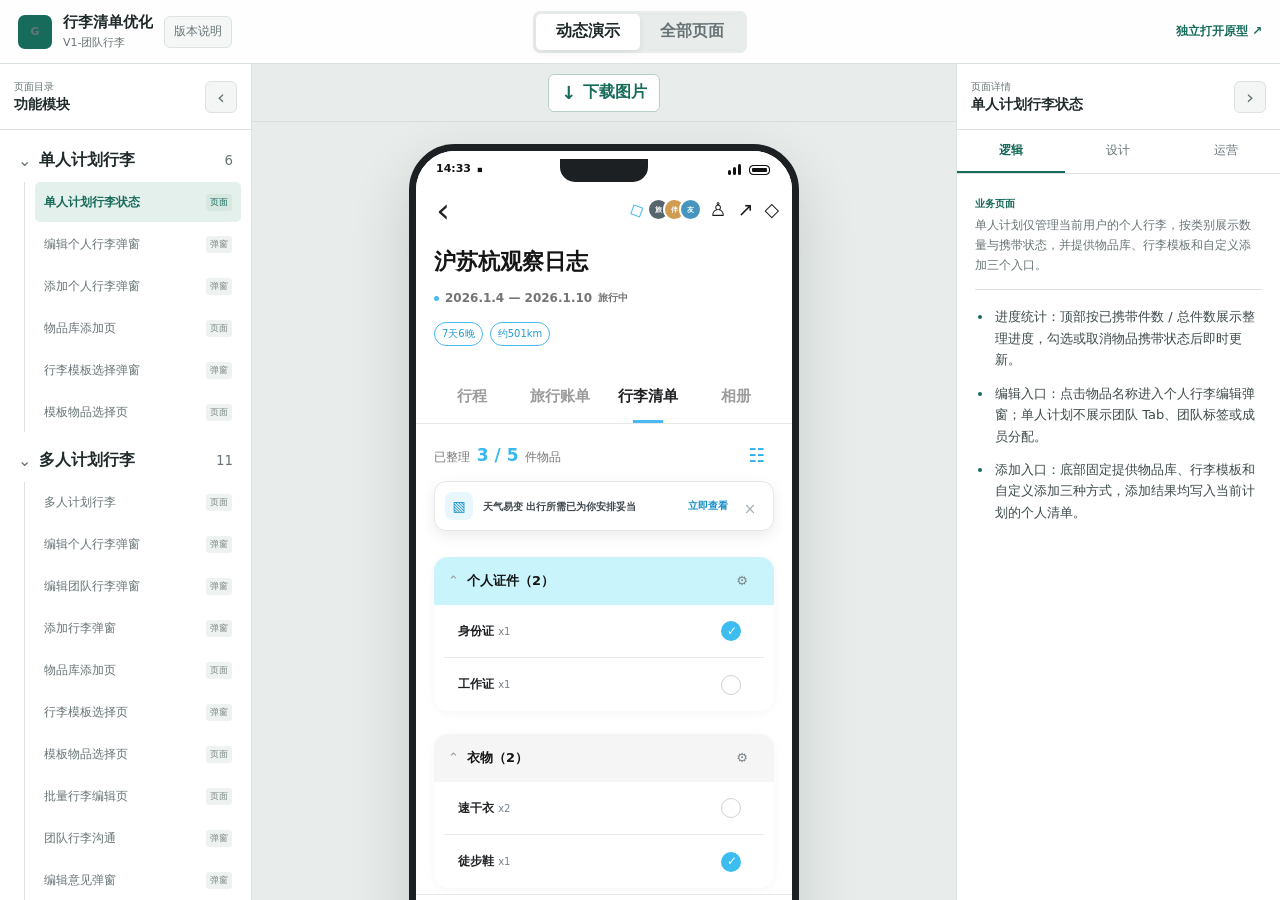
<file: index.html>
<!doctype html>
<html lang="zh-CN">
  <head>
    <meta charset="UTF-8">
    <meta name="viewport" content="width=device-width, initial-scale=1, viewport-fit=cover">
    <title>行李清单优化 - 原型工作台</title>
    <link rel="icon" href="data:,">
    <link rel="stylesheet" href="./css/prototype.css">
    <link rel="stylesheet" href="./css/workbench.css">
    <script src="./assets/vendor/html-to-image.js" defer></script>
    <script src="./js/prototype-data.js" defer></script>
    <script src="./js/prototype-renderer.js" defer></script>
    <script src="./js/workbench.js" defer></script>
  </head>
  <body>
    <div class="workbench">
      <header class="workbench-header">
        <div class="version-heading">
          <span class="brand-mark">G</span>
          <div><h1>行李清单优化</h1><span>V1-团队行李</span></div>
          <button id="version-info-button" class="quiet-button" type="button">版本说明</button>
        </div>
        <nav class="view-tabs" aria-label="工作台视图">
          <button class="active" type="button" data-view="demo" aria-selected="true">动态演示</button>
          <button type="button" data-view="static" aria-selected="false">全部页面</button>
        </nav>
        <a class="standalone-link" href="./prototype/index.html" target="_blank" rel="noopener">独立打开原型 ↗</a>
      </header>

      <main class="workbench-main">
        <section id="demo-view" class="demo-workspace" aria-label="动态演示">
          <aside id="page-panel" class="page-panel">
            <div class="panel-heading"><div><small>页面目录</small><b>功能模块</b></div><button class="collapse-button" data-collapse="left" aria-label="收起页面目录" title="收起页面目录">‹</button></div>
            <nav id="page-tree" class="page-tree"></nav>
          </aside>
          <button id="open-left" class="edge-opener left" aria-label="展开页面目录" title="展开页面目录" hidden>›</button>

          <section class="preview-panel">
            <div class="preview-toolbar">
              <select id="state-select" aria-label="选择页面状态"></select>
              <button id="download-button" class="download-button" type="button"><span aria-hidden="true">↓</span> 下载图片</button>
            </div>
            <div class="preview-stage">
              <div id="phone-frame" class="phone-frame"><div id="demo-root" class="phone-content"></div></div>
            </div>
          </section>

          <button id="open-right" class="edge-opener right" aria-label="展开页面详情" title="展开页面详情" hidden>‹</button>
          <aside id="detail-panel" class="detail-panel">
            <div class="panel-heading"><div><small>页面详情</small><b id="detail-title">行李清单</b></div><button class="collapse-button" data-collapse="right" aria-label="收起页面详情" title="收起页面详情">›</button></div>
            <div id="detail-tabs" class="detail-tabs" role="tablist"></div>
            <div id="detail-content" class="detail-content"></div>
          </aside>
        </section>

        <section id="static-view" class="static-view" aria-label="静态页面" hidden>
          <div class="static-intro"><div><small>版本全景</small><h2>全部页面、弹窗与状态</h2></div><p>页面按真实顺序从左到右排列，保留当前评审需要的有效页面与状态。</p></div>
          <div id="static-canvas" class="static-canvas"></div>
        </section>
      </main>
    </div>

    <dialog id="version-dialog" class="version-dialog">
      <form method="dialog"><button class="dialog-close" aria-label="关闭" title="关闭">×</button></form>
      <small>V1-团队行李</small>
      <h2>版本说明</h2>
      <p>本版本按旧版最终生效规则恢复单人计划、多人计划和行李管理三个模块，并将页面、弹窗与各自状态独立建模。</p>
      <dl><div><dt>画面范围</dt><dd>3 个模块，28 个独立页面或弹窗画面</dd></div><div><dt>数据关系</dt><dd>动态演示与静态页面共用页面、弹窗、状态和跳转数据</dd></div><div><dt>历史版本</dt><dd>旧版 HTML 独立保存在功能目录的历史版本中</dd></div></dl>
    </dialog>
    <div id="workbench-toast" class="workbench-toast" role="status" aria-live="polite" hidden></div>
  </body>
</html>
</file>
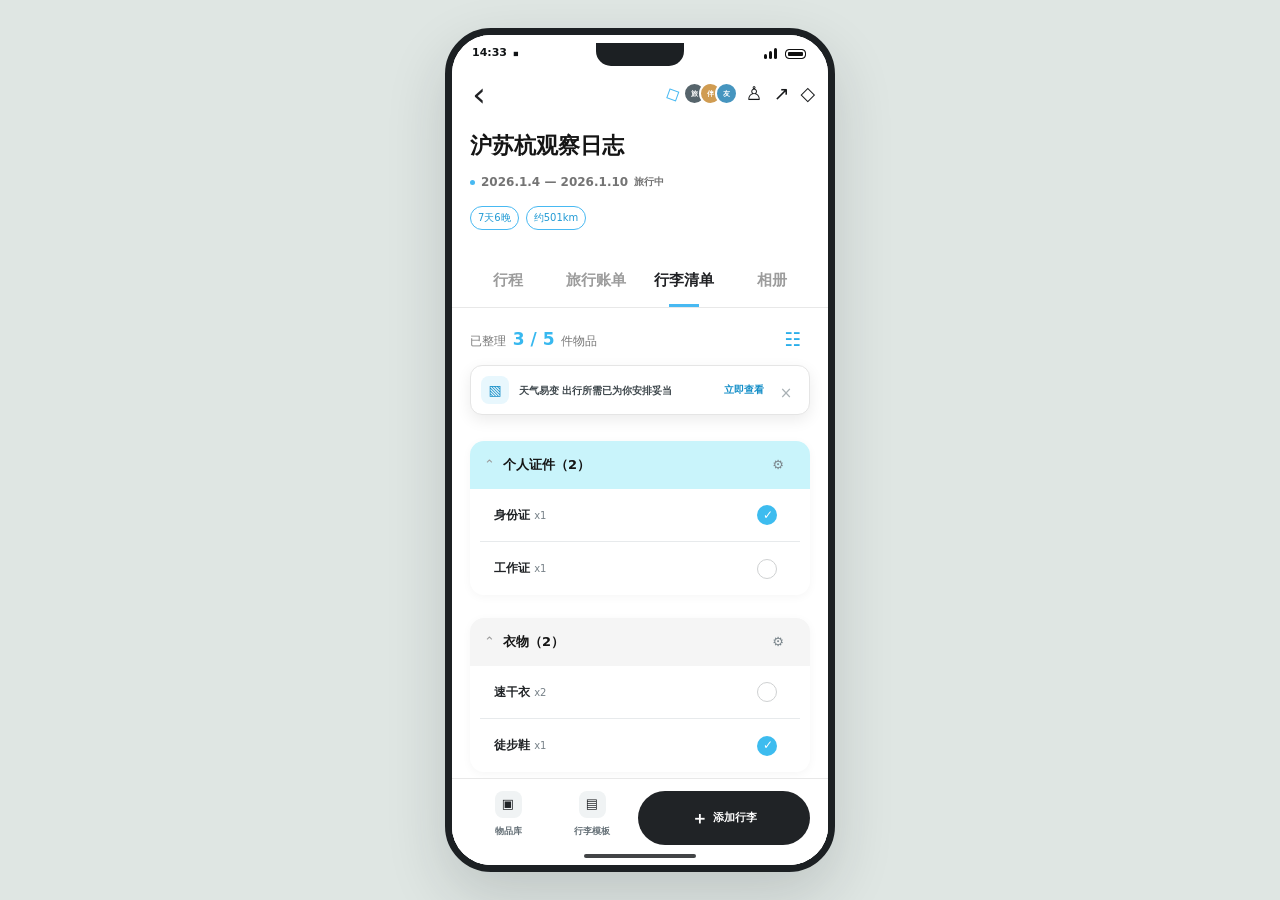
<file: prototype/index.html>
<!doctype html>
<html lang="zh-CN">
  <head>
    <meta charset="UTF-8">
    <meta name="viewport" content="width=device-width, initial-scale=1, viewport-fit=cover">
    <base href="../">
    <title>团队行李 - Gooh</title>
    <link rel="icon" href="data:,">
    <link rel="stylesheet" href="./css/prototype.css">
    <link rel="stylesheet" href="./css/standalone.css">
    <script src="./js/prototype-data.js" defer></script>
    <script src="./js/prototype-renderer.js" defer></script>
    <script src="./prototype/app.js" defer></script>
  </head>
  <body class="standalone-body">
    <main class="standalone-shell" aria-label="团队行李业务原型">
      <div id="prototype-root" class="standalone-phone"></div>
    </main>
  </body>
</html>
</file>
<file: css/prototype.css>
:root {
  --app-ink: #202326;
  --app-muted: #667078;
  --app-line: #dfe4e7;
  --app-bg: #f4f6f7;
  --app-surface: #ffffff;
  --app-green: #27a9e8;
  --app-green-soft: #e8f7fd;
  --app-coral: #16856b;
  --app-amber: #a16a1c;
  --app-amber-soft: #fbf1df;
  --app-radius: 12px;
  --app-shadow: 0 12px 28px rgba(23, 32, 38, .12);
}

/* Reference-image alignment: only the seven user-supplied legacy surfaces. */
.reference-status {
  display: flex;
  align-items: center;
  justify-content: space-between;
  min-height: 30px;
  padding: 0 18px;
  color: #111;
  background: transparent;
  font-size: 12px;
  font-weight: 800;
}
.silent-mark { display: inline-block; margin-left: 3px; transform: rotate(45deg); font-size: 7px; font-style: normal; }
.reference-signals { display: flex; align-items: center; gap: 3px; }
.reference-signals i { display: block; width: 3px; background: #111; border-radius: 2px; }
.reference-signals i:nth-child(1) { height: 6px; }
.reference-signals i:nth-child(2) { height: 9px; }
.reference-signals i:nth-child(3) { height: 12px; }
.reference-signals b { width: 13px; height: 9px; margin: 0 2px; border: 2px solid #111; border-radius: 7px 7px 2px 2px; border-bottom: 0; }
.reference-signals em { min-width: 24px; padding: 1px 4px; color: #fff; background: linear-gradient(90deg, #ff3046 30%, #878b8d 30%); border-radius: 5px; font-size: 9px; font-style: normal; line-height: 15px; text-align: center; }

.business-app:is([data-page-id="single-checklist"], [data-page-id="group-checklist"], [data-page-id="edit-personal-single"], [data-page-id="edit-personal-group"], [data-page-id="add-personal-single"], [data-page-id="add-group"]) .module-stage {
  display: flex;
  flex-direction: column;
  min-height: 100%;
  padding: 0 18px 82px;
  overflow-y: auto !important;
  color: #151515;
  background: #fff;
}
.business-app:is([data-page-id="single-checklist"], [data-page-id="group-checklist"], [data-page-id="edit-personal-single"], [data-page-id="edit-personal-group"], [data-page-id="add-personal-single"], [data-page-id="add-group"]) .reference-status {
  margin: 0 -18px;
}
.reference-trip-toolbar {
  display: grid;
  grid-template-columns: 44px 1fr 38px;
  align-items: center;
  min-height: 52px;
  margin: 0 -5px;
}
.reference-trip-toolbar > button { width: 38px; height: 42px; padding: 0; color: #111; background: transparent; border: 0; font-size: 34px; font-weight: 300; line-height: 1; }
.reference-trip-toolbar .reference-share { justify-self: end; font-size: 27px; transform: rotate(-5deg); }
.reference-trip-avatars { display: flex; justify-self: end; margin-right: 8px; }
.reference-trip-avatars i {
  width: 22px;
  height: 22px;
  margin-left: -7px;
  overflow: hidden;
  background-image: url("../assets/reference/luggage-original.jpg");
  background-repeat: no-repeat;
  background-size: 390px auto;
  background-position: -307px -70px;
  border: 1px solid #fff;
  border-radius: 50%;
}
.reference-trip-avatars i:last-child { background-position: -321px -70px; }
.reference-trip-summary { padding: 9px 0 24px; }
.reference-trip-summary h1 { margin: 0; font-size: 23px; font-weight: 700; line-height: 1.45; }
.reference-trip-summary div { display: flex; gap: 8px; margin-top: 15px; }
.reference-trip-summary span { padding: 2px 8px; color: #35b6ec; border: 1px solid #35b6ec; border-radius: 12px; font-size: 9px; }
.reference-plan-tabs { display: grid; grid-template-columns: .72fr 1.2fr 1.05fr .65fr; align-items: end; gap: 2px; min-height: 54px; margin: 0 -18px 12px; padding: 0 13px; border-bottom: 1px solid #e8e8e8; }
.reference-plan-tabs button { position: relative; min-height: 53px; padding: 0 3px; color: #969696; background: transparent; border: 0; font-size: 15px; white-space: nowrap; }
.reference-plan-tabs button.active { color: #111; font-weight: 700; }
.reference-plan-tabs button.active::after { content: ""; position: absolute; right: 32%; bottom: -1px; left: 32%; height: 3px; background: #40b9ed; }
.business-app:is([data-page-id="single-checklist"], [data-page-id="group-checklist"], [data-page-id="edit-personal-single"], [data-page-id="edit-personal-group"], [data-page-id="add-personal-single"], [data-page-id="add-group"]) .single-plan-badge { display: none; }
.business-app:is([data-page-id="single-checklist"], [data-page-id="group-checklist"], [data-page-id="edit-personal-single"], [data-page-id="edit-personal-group"], [data-page-id="add-personal-single"], [data-page-id="add-group"]) .checklist-tabs { margin: 0 0 8px; }
.business-app:is([data-page-id="single-checklist"], [data-page-id="group-checklist"], [data-page-id="edit-personal-single"], [data-page-id="edit-personal-group"], [data-page-id="add-personal-single"], [data-page-id="add-group"]) .checklist-tabs button { min-height: 28px; padding: 0 12px; border-radius: 5px; font-size: 10px; }
.business-app:is([data-page-id="single-checklist"], [data-page-id="group-checklist"], [data-page-id="edit-personal-single"], [data-page-id="edit-personal-group"], [data-page-id="add-personal-single"], [data-page-id="add-group"]) .checklist-tabs button.selected { color: #2baee8; background: #eaf8fd; border-color: #c9effb; box-shadow: none; }
.business-app:is([data-page-id="single-checklist"], [data-page-id="group-checklist"], [data-page-id="edit-personal-single"], [data-page-id="edit-personal-group"], [data-page-id="add-personal-single"], [data-page-id="add-group"]) .checklist-summary-row { min-height: 42px; margin: 0; }
.business-app:is([data-page-id="single-checklist"], [data-page-id="group-checklist"], [data-page-id="edit-personal-single"], [data-page-id="edit-personal-group"], [data-page-id="add-personal-single"], [data-page-id="add-group"]) .checklist-summary-row span { color: #777; font-size: 12px; font-weight: 500; }
.business-app:is([data-page-id="single-checklist"], [data-page-id="group-checklist"], [data-page-id="edit-personal-single"], [data-page-id="edit-personal-group"], [data-page-id="add-personal-single"], [data-page-id="add-group"]) .checklist-summary-row b { color: #37b8ef; font-size: 17px; }
.business-app:is([data-page-id="single-checklist"], [data-page-id="group-checklist"], [data-page-id="edit-personal-single"], [data-page-id="edit-personal-group"], [data-page-id="add-personal-single"], [data-page-id="add-group"]) .weather-recommendation { margin: 5px 0 16px; padding: 10px; border-color: #e5e5e5; border-radius: 12px; box-shadow: 0 5px 15px rgba(0,0,0,.08); }
.business-app:is([data-page-id="single-checklist"], [data-page-id="group-checklist"], [data-page-id="edit-personal-single"], [data-page-id="edit-personal-group"], [data-page-id="add-personal-single"], [data-page-id="add-group"]) .demo-list-group { margin-top: 10px; border: 0; border-radius: 14px; box-shadow: 0 2px 10px rgba(0,0,0,.04); }
.business-app:is([data-page-id="single-checklist"], [data-page-id="group-checklist"], [data-page-id="edit-personal-single"], [data-page-id="edit-personal-group"], [data-page-id="add-personal-single"], [data-page-id="add-group"]) .demo-group-head { min-height: 48px; padding: 0 14px; background: #f5f5f5; border-bottom: 0; }
.business-app:is([data-page-id="single-checklist"], [data-page-id="group-checklist"], [data-page-id="edit-personal-single"], [data-page-id="edit-personal-group"], [data-page-id="add-personal-single"], [data-page-id="add-group"]) .demo-group-head::before { content: "⌃"; margin-right: 8px; color: #9c9c9c; }
.business-app:is([data-page-id="single-checklist"], [data-page-id="group-checklist"], [data-page-id="edit-personal-single"], [data-page-id="edit-personal-group"], [data-page-id="add-personal-single"], [data-page-id="add-group"]) .demo-group-head span { margin-right: auto; font-size: 13px; }
.business-app:is([data-page-id="single-checklist"], [data-page-id="group-checklist"], [data-page-id="edit-personal-single"], [data-page-id="edit-personal-group"], [data-page-id="add-personal-single"], [data-page-id="add-group"]) .personal-edit-row { min-height: 53px; padding: 0 14px; }
.business-app:is([data-page-id="single-checklist"], [data-page-id="group-checklist"], [data-page-id="edit-personal-single"], [data-page-id="edit-personal-group"], [data-page-id="add-personal-single"], [data-page-id="add-group"]) .personal-edit-row b { font-size: 12px; }
.business-app:is([data-page-id="single-checklist"], [data-page-id="group-checklist"], [data-page-id="edit-personal-single"], [data-page-id="edit-personal-group"], [data-page-id="add-personal-single"], [data-page-id="add-group"]) .carry-check { width: 20px; height: 20px; color: #fff; background: #3dbcef; border-radius: 50%; }
.business-app:is([data-page-id="single-checklist"], [data-page-id="group-checklist"], [data-page-id="edit-personal-single"], [data-page-id="edit-personal-group"], [data-page-id="add-personal-single"], [data-page-id="add-group"]) .carry-check.off { background: #fff; border: 1px solid #cfd1d2; }
.business-app:is([data-page-id="single-checklist"], [data-page-id="group-checklist"], [data-page-id="edit-personal-single"], [data-page-id="edit-personal-group"], [data-page-id="add-personal-single"], [data-page-id="add-group"]) .triple-add-dock { margin-right: -18px; margin-left: -18px; padding-right: 18px; padding-left: 18px; background: rgba(255,255,255,.98); }

.business-app:is([data-page-id="edit-personal-single"], [data-page-id="edit-personal-group"], [data-page-id="edit-team"], [data-page-id="add-personal-single"], [data-page-id="add-group"]) .demo-modal-backdrop { background: rgba(28,28,28,.44); }
.business-app:is([data-page-id="edit-personal-single"], [data-page-id="edit-personal-group"], [data-page-id="edit-team"], [data-page-id="add-personal-single"], [data-page-id="add-group"]) .demo-modal.gooh-sheet { max-height: 72%; padding: 0 18px 22px; border-radius: 28px 28px 0 0; }
.business-app:is([data-page-id="edit-personal-single"], [data-page-id="edit-personal-group"], [data-page-id="edit-team"], [data-page-id="add-personal-single"], [data-page-id="add-group"]) .demo-modal.gooh-sheet header { min-height: 74px; }
.business-app:is([data-page-id="edit-personal-single"], [data-page-id="edit-personal-group"], [data-page-id="edit-team"], [data-page-id="add-personal-single"], [data-page-id="add-group"]) .demo-modal.gooh-sheet header b { font-size: 21px; }
.business-app:is([data-page-id="edit-personal-single"], [data-page-id="edit-personal-group"], [data-page-id="edit-team"], [data-page-id="add-personal-single"], [data-page-id="add-group"]) .gooh-form { gap: 10px; }
.business-app:is([data-page-id="edit-personal-single"], [data-page-id="edit-personal-group"], [data-page-id="edit-team"], [data-page-id="add-personal-single"], [data-page-id="add-group"]) .gooh-form label,
.business-app:is([data-page-id="edit-personal-single"], [data-page-id="edit-personal-group"], [data-page-id="edit-team"], [data-page-id="add-personal-single"], [data-page-id="add-group"]) .item-share-setting { min-height: 58px; padding: 10px 14px; background: #f7f7f7; border: 0; border-radius: 12px; }
.business-app:is([data-page-id="edit-personal-single"], [data-page-id="edit-personal-group"], [data-page-id="edit-team"], [data-page-id="add-personal-single"], [data-page-id="add-group"]) .gooh-form input { text-align: left; font-size: 15px; }
.business-app:is([data-page-id="edit-personal-single"], [data-page-id="edit-personal-group"], [data-page-id="edit-team"], [data-page-id="add-personal-single"], [data-page-id="add-group"]) .gooh-dual-actions,
.business-app:is([data-page-id="edit-personal-single"], [data-page-id="edit-personal-group"], [data-page-id="edit-team"], [data-page-id="add-personal-single"], [data-page-id="add-group"]) .add-modal-actions { gap: 12px; margin-top: 22px; }
.business-app:is([data-page-id="edit-personal-single"], [data-page-id="edit-personal-group"], [data-page-id="edit-team"], [data-page-id="add-personal-single"], [data-page-id="add-group"]) .gooh-dual-actions button,
.business-app:is([data-page-id="edit-personal-single"], [data-page-id="edit-personal-group"], [data-page-id="edit-team"], [data-page-id="add-personal-single"], [data-page-id="add-group"]) .add-modal-actions button { min-height: 54px; border-radius: 28px; font-size: 16px; }
.business-app:is([data-page-id="edit-personal-single"], [data-page-id="edit-personal-group"], [data-page-id="edit-team"]) .blue-primary { background: #3abaf0; }
.business-app:is([data-page-id="add-personal-single"], [data-page-id="add-group"]) .add-modal-actions .blue-primary { color: #202020; background: #fff; border: 1px solid #202020; }
.business-app:is([data-page-id="add-personal-single"], [data-page-id="add-group"]) .add-modal-actions .continue-add { color: #fff; background: #202020; border: 1px solid #202020; }

.business-app:is([data-page-id="plan-library-single"], [data-page-id="plan-library-group"]) .module-stage {
  min-height: 100%;
  padding: 0 18px 92px;
  overflow-y: auto !important;
  background: #fff;
}
.business-app:is([data-page-id="plan-library-single"], [data-page-id="plan-library-group"]) .reference-status { margin: 0 -18px; }
.business-app:is([data-page-id="plan-library-single"], [data-page-id="plan-library-group"]) .demo-top { min-height: 58px; margin: 0 -5px 18px; background: transparent; border: 0; }
.business-app:is([data-page-id="plan-library-single"], [data-page-id="plan-library-group"]) .demo-top > span { font-size: 20px; font-weight: 700; }
.business-app:is([data-page-id="plan-library-single"], [data-page-id="plan-library-group"]) .demo-top > button { font-size: 34px; }
.reference-library-list { display: grid; gap: 12px; }
.reference-picker-group { overflow: hidden; border: 2px solid #c7f1fa; border-radius: 14px; }
.reference-picker-group header { display: flex; align-items: center; justify-content: space-between; min-height: 48px; padding: 0 14px; background: #cef5fc; }
.reference-picker-group header span { font-size: 14px; font-weight: 700; }
.reference-picker-group header i { margin-right: 10px; color: #8e999e; font-style: normal; }
.reference-picker-group header small { color: #969696; font-size: 11px; }
.reference-picker-group > div { padding: 0 14px; background: #fff; }
.reference-picker-row { display: flex; align-items: center; justify-content: space-between; min-height: 54px; border-bottom: 1px solid #ececec; }
.reference-picker-row:last-child { border-bottom: 0; }
.reference-picker-row b { font-size: 13px; }
.reference-picker-row.picker-disabled { color: #1a1a1a; background: #fff; }
.reference-check { display: grid; place-items: center; width: 21px; height: 21px; padding: 0; color: #fff; background: #fff; border: 1px solid #ced1d2; border-radius: 50%; font-size: 12px; }
.reference-check.selected,
.reference-check.done { background: #3abaf0; border-color: #3abaf0; }
.business-app:is([data-page-id="plan-library-single"], [data-page-id="plan-library-group"]) .picker-selection-bar { grid-template-columns: 1fr 1.35fr; margin: auto -18px -92px; padding: 12px 18px 18px; }
.business-app:is([data-page-id="plan-library-single"], [data-page-id="plan-library-group"]) .picker-selection-bar button { min-height: 50px; background: #3abaf0; border-radius: 25px; font-size: 15px; }

.business-app[data-page-id="profile"] .reference-profile-page {
  position: relative;
  min-height: 100%;
  padding: 0 18px 86px;
  overflow-y: auto !important;
  color: #111;
  background: #cef6fc;
}
.business-app[data-page-id="profile"] .reference-status { margin: 0 -18px; }
.profile-inbox { position: absolute; z-index: 2; top: 42px; right: 20px; width: 36px; height: 36px; padding: 0; background: transparent; border: 0; font-size: 28px; }
.reference-profile-hero { padding: 16px 0 20px; text-align: center; }
.reference-profile-avatar {
  width: 78px;
  height: 88px;
  margin: 0 auto;
  background-image: url("../assets/reference/profile-original.jpg");
  background-repeat: no-repeat;
  background-size: 390px auto;
  background-position: -161px -53px;
  border: 5px solid #fff;
  border-radius: 50% 50% 50% 12px;
  box-shadow: 0 8px 0 rgba(67,222,241,.18);
}
.reference-profile-hero h1 { margin: 18px 0 22px; font-size: 21px; font-weight: 500; }
.reference-profile-hero h1 i { margin-left: 6px; color: #3abaf0; font-size: 15px; font-style: normal; }
.reference-profile-stats { display: grid; grid-template-columns: repeat(4, 1fr); }
.reference-profile-stats span,
.reference-profile-stats b,
.reference-profile-stats strong { display: block; }
.reference-profile-stats b { font-size: 12px; }
.reference-profile-stats b i { color: #a8bbbf; font-style: normal; font-weight: 400; }
.reference-profile-stats strong { margin-top: 2px; font-size: 18px; font-weight: 500; }
.reference-pro-banner { display: grid; grid-template-columns: 38px 1fr auto; align-items: center; gap: 10px; min-height: 72px; padding: 12px 14px; color: #fff; background: #3abaf0; border-radius: 14px; }
.reference-pro-banner > i { color: #fff260; font-size: 26px; font-style: normal; }
.reference-pro-banner b,
.reference-pro-banner small { display: block; }
.reference-pro-banner b { font-size: 16px; font-weight: 500; }
.reference-pro-banner small { margin-top: 2px; font-size: 11px; }
.reference-pro-banner button { min-height: 34px; padding: 0 12px; color: #3abaf0; background: #fff; border: 0; border-radius: 18px; font-weight: 700; }
.reference-profile-shortcuts { display: grid; grid-template-columns: repeat(3, 1fr); margin-top: 14px; padding: 18px 8px; background: #fff; border-radius: 14px; }
.reference-profile-shortcuts button { display: grid; gap: 7px; place-items: center; background: transparent; border: 0; }
.reference-profile-shortcuts i { color: #3abaf0; font-size: 24px; font-style: normal; }
.reference-profile-shortcuts b { font-size: 13px; }
.reference-profile-menu { margin-top: 14px; overflow: hidden; padding: 0 16px; background: #fff; border-radius: 14px; }
.reference-profile-menu button { display: grid; grid-template-columns: 31px 1fr auto; align-items: center; gap: 10px; width: 100%; min-height: 54px; padding: 0; text-align: left; background: transparent; border: 0; }
.reference-profile-menu button + button { border-top: 1px solid #f1f1f1; }
.reference-profile-menu i { color: #171717; font-size: 20px; font-style: normal; }
.reference-profile-menu b { font-size: 14px; }
.reference-profile-menu em { color: #c6c8c9; font-size: 22px; font-style: normal; }
.reference-profile-menu.secondary { margin-bottom: 20px; }
.reference-bottom-nav { position: sticky; z-index: 8; bottom: -86px; display: grid; grid-template-columns: repeat(5, 1fr); align-items: end; margin: auto -18px -86px; padding: 8px 10px 13px; background: rgba(255,255,255,.98); }
.reference-bottom-nav button { display: grid; gap: 1px; place-items: center; min-height: 48px; color: #aaa; background: transparent; border: 0; font-size: 11px; }
.reference-bottom-nav i { font-size: 23px; font-style: normal; }
.reference-bottom-nav .create { width: 54px; height: 54px; min-height: 54px; margin: -20px auto 0; color: #fff; background: #202020; border-radius: 50%; font-size: 34px; }
.reference-bottom-nav .active { color: #111; font-weight: 700; }
.reference-bottom-nav .active i { color: #3abaf0; }

.business-app:is([data-page-id="template-list"], [data-page-id="personal-template"]) .module-stage { min-height: 100%; padding: 0 18px 88px; overflow-y: auto !important; background: #fff; }
.business-app:is([data-page-id="template-list"], [data-page-id="personal-template"]) .reference-status { margin: 0 -18px; }
.business-app:is([data-page-id="template-list"], [data-page-id="personal-template"]) .demo-top { min-height: 62px; margin: 0 -5px 16px; background: transparent; border: 0; }
.business-app:is([data-page-id="template-list"], [data-page-id="personal-template"]) .demo-top > span { font-size: 21px; font-weight: 700; }
.business-app:is([data-page-id="template-list"], [data-page-id="personal-template"]) .demo-top > button:first-child { font-size: 34px; }
.business-app[data-page-id="template-list"] .template-management-list { gap: 10px; margin-top: 0; }
.business-app[data-page-id="template-list"] .template-management-row { min-height: 58px; border: 2px solid #c8f2fa; border-radius: 14px; }
.business-app[data-page-id="template-list"] .template-management-row .template-name { min-height: 54px; font-size: 14px; }
.business-app[data-page-id="template-list"] .template-edit-icon { color: #3abaf0; background: transparent; }
.business-app[data-page-id="template-list"] .single-action-dock { margin: auto -18px -88px; padding: 12px 18px 18px; background: #fff; }
.business-app[data-page-id="template-list"] .single-action-dock button { min-height: 52px; background: #3abaf0; border-radius: 27px; font-size: 17px; font-weight: 500; }
.reference-template-top .text-action { color: #3abaf0; font-size: 13px; }
.business-app[data-page-id="personal-template"] .reference-template-detail { margin-top: 0; padding-bottom: 78px; }
.business-app[data-page-id="personal-template"] .template-category-card { background: #cff5fc; border: 2px solid #c6eef7; border-radius: 14px; }
.business-app[data-page-id="personal-template"] .template-category-card header { min-height: 50px; padding: 0 14px; }
.business-app[data-page-id="personal-template"] .template-category-card header b { margin-right: auto; font-size: 14px; }
.reference-delete-category { position: relative; display: grid; place-items: center; width: 28px; height: 28px; color: #f04d68; background: #fff; border: 0; border-radius: 50%; font-size: 0; }
.reference-delete-category::before { content: ""; width: 10px; height: 11px; margin-top: 3px; border: 2px solid #f04d68; border-top: 0; border-radius: 0 0 2px 2px; }
.reference-delete-category::after { content: ""; position: absolute; top: 7px; width: 14px; height: 2px; background: #f04d68; box-shadow: 3px -3px 0 -1px #f04d68; }
.business-app[data-page-id="personal-template"] .template-category-items { padding: 0 14px; }
.business-app[data-page-id="personal-template"] .template-category-items button { min-height: 52px; font-size: 13px; }
.business-app[data-page-id="personal-template"] .template-add-dock { grid-template-columns: repeat(3, 1fr); gap: 12px; margin: auto -18px -88px; padding: 12px 18px 18px; background: #fff; box-shadow: none; }
.business-app[data-page-id="personal-template"] .template-add-dock button { display: grid; place-items: center; min-height: 52px; padding: 0 7px; color: #fff; background: #3abaf0; border-radius: 27px; font-size: 12px; }

* { box-sizing: border-box; }
button, input, textarea { font: inherit; letter-spacing: 0; }
button { color: inherit; }
[hidden] { display: none !important; }

.business-app {
  position: relative;
  width: 100%;
  height: 100%;
  min-height: 0;
  overflow: hidden;
  color: var(--app-ink);
  background: var(--app-bg);
  font-family: Inter, "PingFang SC", "Microsoft YaHei", system-ui, sans-serif;
  font-size: 14px;
  line-height: 1.5;
}

.phone-status {
  display: flex;
  align-items: center;
  justify-content: space-between;
  height: 28px;
  padding: 0 18px;
  color: #172223;
  background: #fff;
  font-size: 11px;
  font-weight: 700;
}

.status-signals { display: flex; align-items: end; gap: 3px; }
.status-signals i { display: block; width: 3px; background: currentColor; border-radius: 1px; }
.status-signals i:nth-child(1) { height: 5px; }
.status-signals i:nth-child(2) { height: 8px; }
.status-signals i:nth-child(3) { width: 12px; height: 7px; border: 1px solid; background: transparent; }

.app-topbar {
  display: grid;
  grid-template-columns: 48px minmax(0, 1fr) minmax(48px, auto);
  align-items: center;
  height: 52px;
  padding: 0 6px;
  background: #fff;
  border-bottom: 1px solid var(--app-line);
}

.app-topbar > b { overflow: hidden; text-align: center; text-overflow: ellipsis; white-space: nowrap; font-size: 16px; }
.icon-button, .text-button { min-width: 44px; min-height: 44px; padding: 0 10px; background: transparent; border: 0; cursor: pointer; }
.icon-button { font-size: 27px; line-height: 1; }
.text-button { color: var(--app-green); font-size: 13px; font-weight: 700; }
.top-spacer { min-width: 44px; }

.app-scroll {
  height: calc(100% - 80px);
  min-height: 0;
  overflow-y: auto;
  padding: 18px 16px 90px;
  scrollbar-width: none;
}
.app-scroll::-webkit-scrollbar { display: none; }

.hero-row { display: flex; align-items: end; justify-content: space-between; gap: 16px; margin: 2px 0 16px; }
.hero-row small { color: var(--app-muted); font-size: 12px; }
.hero-row h1 { margin: 3px 0 0; font-size: 24px; line-height: 1.2; letter-spacing: 0; }
.hero-count { display: grid; grid-template-columns: auto auto; align-items: baseline; gap: 4px; color: var(--app-coral); }
.hero-count b { font-size: 26px; }
.hero-count span { color: var(--app-muted); font-size: 11px; }

.segmented { display: grid; grid-template-columns: repeat(2, 1fr); gap: 8px; background: transparent; }
.segmented button { min-height: 38px; padding: 6px 10px; color: var(--app-muted); background: #fff; border: 1px solid var(--app-line); border-radius: 19px; cursor: pointer; font-weight: 600; }
.segmented button.active { color: #fff; background: var(--app-green); border-color: var(--app-green); box-shadow: 0 6px 14px rgba(39, 169, 232, .18); }

.progress-meta { display: flex; justify-content: space-between; margin: 18px 0 7px; color: var(--app-muted); font-size: 12px; }
.progress-meta b { color: var(--app-ink); }
.progress-track { display: block; height: 6px; overflow: hidden; background: #dce6e2; border-radius: 3px; }
.progress-track i { display: block; height: 100%; background: var(--app-green); border-radius: inherit; transition: width .2s ease; }

.filter-row { display: flex; gap: 8px; overflow-x: auto; margin: 16px 0; scrollbar-width: none; }
.filter-button, .category-chips button { min-height: 34px; padding: 6px 11px; white-space: nowrap; color: var(--app-muted); background: #fff; border: 1px solid var(--app-line); border-radius: 6px; cursor: pointer; }
.filter-button.active, .category-chips button.active { color: #fff; background: var(--app-green); border-color: var(--app-green); }

.list-section, .picker-group, .template-category, .discussion-list article { margin: 0 0 12px; overflow: hidden; background: #fff; border: 1px solid var(--app-line); border-radius: var(--app-radius); }
.section-title { display: flex; align-items: center; justify-content: space-between; min-height: 40px; padding: 9px 12px; border-bottom: 1px solid var(--app-line); }
.section-title b { font-size: 13px; }
.section-title span { color: var(--app-muted); font-size: 11px; }
.luggage-row, .picker-row { display: flex; align-items: center; width: 100%; min-height: 58px; gap: 11px; padding: 9px 12px; text-align: left; background: #fff; border: 0; border-bottom: 1px solid #edf1ef; cursor: pointer; }
.luggage-row:last-child, .picker-row:last-child { border-bottom: 0; }
.luggage-row > span, .picker-row > span { min-width: 0; flex: 1; }
.luggage-row b, .luggage-row small, .picker-row b, .picker-row small { display: block; }
.luggage-row small, .picker-row small { margin-top: 2px; color: var(--app-muted); font-size: 11px; }
.check { display: grid; place-items: center; flex: 0 0 22px; width: 22px; height: 22px; color: #fff; border: 1.5px solid #a8b5b2; border-radius: 50%; font-style: normal; font-size: 13px; }
.check.done { background: var(--app-green); border-color: var(--app-green); }
.avatar-stack { display: flex; flex-direction: row-reverse; padding-left: 8px; }
.avatar-stack i { display: grid; place-items: center; width: 24px; height: 24px; margin-left: -7px; color: #fff; background: #78938d; border: 2px solid #fff; border-radius: 50%; font-style: normal; font-size: 9px; }
.avatar-stack i:first-child { background: var(--app-green); }

.action-dock, .selection-dock {
  position: absolute;
  z-index: 5;
  right: 0;
  bottom: 0;
  left: 0;
  min-height: 70px;
  padding: 8px 12px 12px;
  background: rgba(255,255,255,.96);
  border-top: 1px solid var(--app-line);
  backdrop-filter: blur(10px);
}
.action-dock { display: grid; gap: 7px; }
.action-dock.triple { grid-template-columns: 1fr 1fr 1.35fr; }
.action-dock.single { grid-template-columns: 1fr; }
.action-dock button { display: grid; place-items: center; min-height: 48px; padding: 5px; color: var(--app-muted); background: #f2f4f5; border: 1px solid var(--app-line); border-radius: 9px; cursor: pointer; font-size: 11px; }
.action-dock button i { font-style: normal; font-size: 17px; line-height: 1; }
.action-dock button.primary, .selection-dock button { color: #fff; background: var(--app-ink); border-color: var(--app-ink); border-radius: 24px; }
.bottom-space { height: 30px; }

.empty-state { display: flex; flex-direction: column; align-items: center; justify-content: center; min-height: 390px; padding: 32px 18px; text-align: center; }
.empty-state.compact { min-height: 260px; }
.empty-state .suitcase-art { width: 116px; height: 116px; margin-bottom: 14px; }
.empty-state > b { font-size: 18px; }
.empty-state p { max-width: 250px; margin: 7px 0 18px; color: var(--app-muted); }
.primary-button, .secondary-button { min-height: 44px; padding: 10px 16px; border-radius: 7px; cursor: pointer; font-weight: 700; }
.primary-button { color: #fff; background: var(--app-green); border: 1px solid var(--app-green); }
.secondary-button { color: var(--app-green); background: #fff; border: 1px solid var(--app-green); }
.full { width: 100%; }

.form-page { padding-bottom: 28px; }
.field { display: block; margin-bottom: 16px; }
.field > span, .field-label { display: block; margin-bottom: 7px; color: #445352; font-size: 12px; font-weight: 700; }
.field input, .field textarea, .select-field { width: 100%; min-height: 46px; padding: 11px 12px; text-align: left; color: var(--app-ink); background: #fff; border: 1px solid #cfdad7; border-radius: 7px; outline: none; }
.field textarea { min-height: 120px; resize: vertical; }
.field input:focus, .field textarea:focus { border-color: var(--app-green); box-shadow: 0 0 0 3px rgba(23,107,91,.1); }
.field small { display: block; margin-top: 5px; color: var(--app-muted); font-size: 11px; }
.field .field-error { color: #b34536; }
.field-grid { display: grid; grid-template-columns: 1fr 1fr; gap: 12px; }
.select-field { display: flex; justify-content: space-between; cursor: pointer; }
.stepper { display: grid; grid-template-columns: 40px 1fr 40px; align-items: center; min-height: 46px; overflow: hidden; background: #fff; border: 1px solid #cfdad7; border-radius: 7px; }
.stepper button { height: 44px; background: transparent; border: 0; cursor: pointer; font-size: 18px; }
.stepper b { text-align: center; }
.setting-row { display: flex; align-items: center; justify-content: space-between; gap: 18px; min-height: 72px; margin: 4px 0 16px; padding: 12px 0; border-top: 1px solid var(--app-line); border-bottom: 1px solid var(--app-line); }
.setting-row span { min-width: 0; }
.setting-row b, .setting-row small { display: block; }
.setting-row small { margin-top: 2px; color: var(--app-muted); font-size: 11px; }
.switch { position: relative; flex: 0 0 44px; width: 44px; height: 26px; background: #bcc8c5; border: 0; border-radius: 13px; cursor: pointer; }
.switch::after { content: ""; position: absolute; top: 3px; left: 3px; width: 20px; height: 20px; background: #fff; border-radius: 50%; transition: transform .2s; }
.switch.on { background: var(--app-green); }
.switch.on::after { transform: translateX(18px); }
.member-setting { margin-bottom: 18px; }
.member-list { margin-top: 10px; background: #fff; border: 1px solid var(--app-line); border-radius: 7px; }
.member-list label { display: flex; align-items: center; gap: 10px; min-height: 52px; padding: 8px 12px; border-bottom: 1px solid var(--app-line); }
.member-list label:last-child { border-bottom: 0; }
.member-list i { display: grid; place-items: center; width: 28px; height: 28px; color: #fff; background: #66847d; border-radius: 50%; font-style: normal; font-size: 10px; }
.helper-copy { margin: 10px 0 0; color: var(--app-muted); font-size: 12px; }
.danger-link { width: 100%; min-height: 44px; margin-top: 14px; color: #b34536; background: transparent; border: 1px solid #e6b8b0; border-radius: 7px; cursor: pointer; }

.search-box { display: flex; align-items: center; gap: 8px; height: 42px; margin-bottom: 12px; padding: 0 12px; color: #87928f; background: #e7ecea; border-radius: 7px; }
.category-chips { display: flex; gap: 7px; overflow-x: auto; margin-bottom: 14px; scrollbar-width: none; }
.picker-row.disabled { cursor: default; opacity: .58; }
.picker-row em { color: var(--app-muted); font-style: normal; font-size: 11px; }
.selection-dock { display: flex; align-items: center; justify-content: space-between; gap: 12px; padding-left: 18px; }
.selection-dock button { min-width: 110px; min-height: 44px; border: 0; border-radius: 7px; cursor: pointer; font-weight: 700; }

.template-list button, .template-management > button, .menu-list button { display: flex; align-items: center; width: 100%; min-height: 66px; gap: 12px; padding: 10px 12px; text-align: left; background: #fff; border: 0; border-bottom: 1px solid var(--app-line); cursor: pointer; }
.template-list, .template-management, .menu-list { overflow: hidden; background: #fff; border: 1px solid var(--app-line); border-radius: 8px; }
.template-list button:last-child, .menu-list button:last-child { border-bottom: 0; }
.template-list button > span, .template-management button > span, .menu-list button > span { flex: 1; min-width: 0; }
.template-list b, .template-list small, .template-management b, .template-management small, .menu-list b, .menu-list small { display: block; }
.template-list small, .template-management small, .menu-list small { margin-top: 2px; color: var(--app-muted); font-size: 11px; }
.template-list em, .template-management em, .menu-list em { color: #84918e; font-style: normal; font-size: 18px; }
.template-icon, .menu-list button > i { display: grid; place-items: center; flex: 0 0 38px; width: 38px; height: 38px; color: #fff; background: #4f756d; border-radius: 7px; font-style: normal; font-weight: 700; }
.template-icon.personal { background: #b07343; }

.notice { margin-bottom: 14px; padding: 12px 14px; color: #28574e; background: var(--app-green-soft); border-left: 3px solid var(--app-green); border-radius: 0 7px 7px 0; }
.notice.warning { color: #775018; background: var(--app-amber-soft); border-left-color: var(--app-amber); }
.notice b, .notice span { display: block; }
.notice span { margin-top: 3px; font-size: 11px; }
.conflict-card { padding: 16px; background: #fff; border: 1px solid var(--app-line); border-radius: 8px; }
.conflict-card > b { font-size: 17px; }
.conflict-card > div:not(.choice-list) { display: flex; justify-content: space-between; margin-top: 11px; color: var(--app-muted); font-size: 12px; }
.conflict-card strong { color: var(--app-ink); }
.choice-list { display: grid; gap: 7px; margin-top: 14px; }
.choice-list button { min-height: 42px; text-align: left; background: #fff; border: 1px solid var(--app-line); border-radius: 6px; cursor: pointer; }
.choice-list button.selected { color: var(--app-green); background: var(--app-green-soft); border-color: var(--app-green); font-weight: 700; }

.discussion-list article > button:first-child { display: flex; justify-content: space-between; width: 100%; min-height: 78px; gap: 12px; padding: 12px; text-align: left; background: #fff; border: 0; cursor: pointer; }
.discussion-list article > button > span { flex: 1; }
.discussion-list b, .discussion-list small { display: block; }
.discussion-list small { margin: 2px 0 8px; color: var(--app-muted); font-size: 11px; }
.discussion-list em { color: var(--app-green); font-style: normal; font-weight: 700; }
.inline-action { min-height: 36px; margin: 0 12px 9px; color: var(--app-green); background: transparent; border: 0; cursor: pointer; font-size: 11px; }
.carrier-list { margin: 0 12px 12px; overflow: hidden; border-top: 1px solid var(--app-line); }
.carrier-list > span { display: flex; align-items: center; min-height: 42px; gap: 8px; }
.carrier-list i { display: grid; place-items: center; width: 26px; height: 26px; color: #fff; background: #66847d; border-radius: 50%; font-style: normal; font-size: 9px; }
.carrier-list b { flex: 1; }
.carrier-list button { color: var(--app-green); background: transparent; border: 0; }
.item-summary { margin-bottom: 18px; padding: 15px; background: #fff; border: 1px solid var(--app-line); border-radius: 8px; }
.item-summary > div:first-child { display: flex; justify-content: space-between; margin-bottom: 10px; }
.item-summary span { color: var(--app-muted); font-size: 12px; }
.opinion-list { display: grid; gap: 12px; }
.opinion-list article { display: flex; align-items: start; gap: 9px; }
.opinion-list article > i { display: grid; place-items: center; flex: 0 0 30px; width: 30px; height: 30px; color: #fff; background: #66847d; border-radius: 50%; font-style: normal; font-size: 10px; }
.opinion-list article > div { padding: 10px 12px; background: #fff; border: 1px solid var(--app-line); border-radius: 3px 8px 8px; }
.opinion-list p { margin: 4px 0 0; }
.opinion-list button { margin-top: 7px; color: var(--app-green); background: transparent; border: 0; }

.share-heading { margin-bottom: 16px; }
.share-heading small, .share-heading p { color: var(--app-muted); }
.share-heading h1 { margin: 3px 0; font-size: 22px; }
.summary-table { min-width: 440px; overflow: hidden; background: #fff; border: 1px solid var(--app-line); border-radius: 8px; }
.summary-row { display: grid; grid-template-columns: 1.1fr repeat(3, 1fr); border-bottom: 1px solid var(--app-line); }
.summary-row:last-child { border-bottom: 0; }
.summary-row > * { min-width: 0; padding: 10px 8px; border-right: 1px solid var(--app-line); }
.summary-row > *:last-child { border-right: 0; }
.summary-row.header { color: #fff; background: #315d58; }
.summary-row b, .summary-row small { display: block; }
.summary-row small { margin-top: 3px; color: var(--app-muted); font-size: 10px; }
.summary-row.header b { color: #fff; font-size: 11px; }

.profile-card { display: flex; align-items: center; gap: 13px; margin-bottom: 18px; padding: 16px; color: #fff; background: #315d58; border-radius: 8px; }
.profile-card > i { display: grid; place-items: center; width: 52px; height: 52px; background: #d6a269; border-radius: 50%; font-style: normal; font-size: 20px; font-weight: 700; }
.profile-card b, .profile-card small { display: block; }
.profile-card small { margin-top: 3px; color: rgba(255,255,255,.72); }
.menu-list button > i { background: #e8efec; color: var(--app-green); }
.template-management { background: transparent; border: 0; }
.template-management .section-title { margin-top: 10px; background: transparent; border-bottom: 0; }
.template-management > button { margin-bottom: 8px; border: 1px solid var(--app-line); border-radius: 8px; }

.sheet-layer { position: absolute; z-index: 20; inset: 0; display: flex; align-items: end; }
.sheet-backdrop { position: absolute; inset: 0; width: 100%; background: rgba(21,31,31,.42); border: 0; }
.bottom-sheet { position: relative; z-index: 1; width: 100%; padding: 10px 16px 24px; background: #fff; border-radius: 14px 14px 0 0; box-shadow: var(--app-shadow); }
.sheet-handle { width: 38px; height: 4px; margin: 0 auto 14px; background: #c8d1cf; border-radius: 2px; }
.bottom-sheet h2 { margin: 0 0 16px; font-size: 18px; }
.bottom-sheet p { color: var(--app-muted); font-size: 12px; }

.template-overview { margin-bottom: 14px; padding: 16px; color: #fff; background: #315d58; border-radius: 8px; }
.template-overview span, .template-overview b, .template-overview small { display: block; }
.template-overview span { color: #b9d7cf; font-size: 11px; }
.template-overview b { margin: 4px 0; font-size: 21px; }
.template-overview small { color: rgba(255,255,255,.72); }
.template-category > header, .template-item { display: flex; align-items: center; justify-content: space-between; gap: 10px; min-height: 48px; padding: 9px 12px; border-bottom: 1px solid var(--app-line); }
.template-category > header { background: #f8faf9; }
.template-category > :last-child { border-bottom: 0; }
.template-item span { flex: 1; }
.template-item b, .template-item small { display: block; }
.template-item small { color: var(--app-muted); font-size: 11px; }
.sort-controls { display: flex; gap: 5px; }
.sort-controls button { width: 32px; height: 32px; background: #fff; border: 1px solid var(--app-line); border-radius: 5px; }

.demo-toast { position: absolute; z-index: 50; right: 20px; bottom: 82px; left: 20px; padding: 11px 14px; text-align: center; color: #fff; background: rgba(30,43,44,.92); border-radius: 7px; box-shadow: var(--app-shadow); }

button:focus-visible, input:focus-visible, textarea:focus-visible { outline: 3px solid rgba(23,107,91,.28); outline-offset: 2px; }
button:active { transform: translateY(1px); }

@media (prefers-reduced-motion: reduce) {
  *, *::before, *::after { scroll-behavior: auto !important; transition-duration: .01ms !important; }
}

/* V1 scene structure restored from the legacy prototype. */
.checklist-summary { display:flex; align-items:center; justify-content:space-between; margin-bottom:12px; }
.checklist-summary button, .category-setting { min-width:36px; min-height:36px; color:var(--app-muted); background:transparent; border:0; cursor:pointer; }
.personal-edit-row { display:grid; grid-template-columns:minmax(0,1fr) 48px; min-height:56px; border-bottom:1px solid #edf1ef; }
.personal-edit-row:last-child { border-bottom:0; }
.personal-edit-row > button:first-child { min-width:0; padding:9px 12px; text-align:left; background:#fff; border:0; cursor:pointer; }
.personal-edit-row > button:first-child b { display:block; }
.personal-edit-row i { color:var(--app-muted); font-style:normal; font-size:11px; font-weight:500; }
.personal-edit-row em { margin-left:4px; padding:2px 4px; color:var(--app-green); background:var(--app-green-soft); border-radius:3px; font-style:normal; font-size:9px; }
.carry-check { align-self:center; justify-self:center; width:24px; height:24px; color:#fff; background:var(--app-green); border:1px solid var(--app-green); border-radius:6px; cursor:pointer; }
.carry-check.off { color:transparent; background:#fff; border-color:#a8b5b2; }
.team-summary, .batch-source { margin:14px 0; padding:12px 14px; background:var(--app-green-soft); border-left:3px solid var(--app-green); border-radius:0 7px 7px 0; }
.team-summary b, .team-summary span, .batch-source b, .batch-source span { display:block; }
.team-summary span, .batch-source span { margin-top:3px; color:var(--app-muted); font-size:11px; }
.team-card { margin-bottom:10px; overflow:hidden; background:#fff; border:1px solid var(--app-line); border-radius:8px; }
.team-card-main { display:flex; align-items:start; justify-content:space-between; width:100%; min-height:92px; gap:12px; padding:12px; text-align:left; background:#fff; border:0; cursor:pointer; }
.team-card-main > span { min-width:0; flex:1; }
.team-card-main b, .team-card-main small { display:block; }
.team-card-main small { margin-top:2px; color:var(--app-muted); font-size:11px; }
.team-card-main .progress-meta { margin:10px 0 5px; }
.team-card-main > em { color:var(--app-green); font-style:normal; font-size:12px; font-weight:700; }
.action-dock.double { grid-template-columns:1fr 1fr; }

.phone-modal-layer { position:absolute; z-index:30; inset:0; display:flex; align-items:end; overflow:hidden; }
.phone-modal-backdrop { position:absolute; inset:0; width:100%; background:rgba(22,32,32,.48); border:0; cursor:pointer; }
.phone-modal { position:relative; z-index:1; display:grid; grid-template-rows:auto auto minmax(0,1fr) auto; width:100%; max-height:78%; overflow:hidden; background:#fff; border-radius:14px 14px 0 0; box-shadow:0 -12px 32px rgba(23,34,34,.22); }
.phone-modal.tall { max-height:88%; }
.phone-modal > header { display:flex; align-items:center; justify-content:space-between; min-height:48px; padding:0 14px; border-bottom:1px solid var(--app-line); }
.phone-modal > header button { width:40px; height:40px; background:transparent; border:0; cursor:pointer; font-size:22px; }
.phone-modal-scroll { min-height:0; overflow-y:auto; padding:14px 16px; scrollbar-width:none; }
.phone-modal-scroll::-webkit-scrollbar { display:none; }
.demo-modal-layer { position:absolute; z-index:30; inset:0; display:flex; align-items:flex-end; overflow:hidden; padding:0; }
.demo-modal-layer .demo-modal { max-height:calc(100% - 24px); overflow-y:auto; }
.demo-modal-layer .demo-modal.gooh-sheet:has(.gooh-form) { display:flex; flex-direction:column; overflow:hidden; }
.demo-modal-layer .demo-modal.gooh-sheet:has(.gooh-form) > header { flex:0 0 auto; }
.demo-modal-layer .demo-modal.gooh-sheet:has(.gooh-form) > .gooh-form { flex:1 1 auto; min-height:0; overflow-y:auto; }
.business-app .add-modal-actions { display:grid; grid-template-columns:1fr 1fr; gap:10px; flex:0 0 auto; margin:20px 0 4px; }
.business-app .add-modal-actions button { min-width:0; min-height:50px; border-radius:25px; font-size:14px; font-weight:700; }
.business-app .add-modal-actions .blue-primary { color:var(--app-ink); background:#fff; border:1px solid var(--app-ink); }
.business-app .add-modal-actions .continue-add { color:#fff; background:var(--app-ink); border:1px solid var(--app-ink); }
.business-app .gooh-dual-actions { flex:0 0 auto; margin-bottom:4px; }
.business-app .template-sort-controls { display:none !important; }
.business-app[data-page-id="profile"] .module-stage { background:#c9f4fb; }
.business-app[data-page-id="profile"] .profile-card { display:grid; justify-items:center; gap:8px; margin:12px 0 18px; text-align:center; background:transparent; border:0; }
.business-app[data-page-id="profile"] .profile-card > i { width:72px; height:72px; border:6px solid #fff; box-shadow:0 8px 18px rgba(42,174,234,.16); }
.business-app[data-page-id="profile"] .profile-card b { font-size:18px; }
.business-app[data-page-id="profile"] .profile-menu { border:0; border-radius:14px; }
.business-app[data-page-id="template-list"] .template-management-row { border-color:#c8f1fa; }
.business-app[data-page-id="template-list"] .single-action-dock .blue-primary { background:#40b8ed; border-color:#40b8ed; }
.business-app[data-page-id^="plan-library"] .demo-list-group,
.business-app[data-page-id="template-library-picker"] .demo-list-group { border:2px solid #c8f1fa; }
.business-app[data-page-id^="plan-library"] .demo-group-head,
.business-app[data-page-id="template-library-picker"] .demo-group-head { background:#c9f4fb; }
.sheet-handle { width:38px; height:4px; margin:8px auto 0; background:#cad3d0; border-radius:2px; }
.modal-actions { display:grid; grid-auto-flow:column; grid-auto-columns:1fr; gap:8px; padding:10px 16px calc(12px + env(safe-area-inset-bottom)); border-top:1px solid var(--app-line); }
.modal-actions > button { min-height:44px; padding:8px; background:#fff; border:1px solid var(--app-line); border-radius:7px; cursor:pointer; font-weight:700; }
.modal-actions .primary-button { color:#fff; background:var(--app-green); border-color:var(--app-green); }
.modal-actions .danger-fill { color:#fff; background:#b74a3c; border-color:#b74a3c; }
.danger-outline { color:#b34536 !important; background:#fff !important; border-color:#dcaaa3 !important; }
.confirm-copy { padding:8px 0 18px; }
.confirm-copy b { font-size:16px; }
.confirm-copy p { margin:7px 0 0; color:var(--app-muted); }
.form-grid { display:grid; gap:13px; }
.form-grid .field { margin:0; }
.inline-success { margin-top:12px; padding:9px 11px; color:var(--app-green); background:var(--app-green-soft); border-radius:6px; font-size:12px; }
.share-controls { margin-top:14px; padding-top:14px; border-top:1px solid var(--app-line); }
.member-quantities { margin-top:9px; overflow:hidden; background:#fff; border:1px solid var(--app-line); border-radius:7px; }
.member-quantities > div { display:flex; align-items:center; justify-content:space-between; gap:10px; min-height:54px; padding:7px 10px; border-bottom:1px solid var(--app-line); }
.member-quantities > div:last-child { border-bottom:0; }
.member-quantities > div > span { display:flex; align-items:center; gap:8px; }
.member-quantities i { display:grid; place-items:center; width:28px; height:28px; color:#fff; background:#66847d; border-radius:50%; font-style:normal; font-size:9px; }
.member-quantities .stepper { width:112px; min-height:38px; grid-template-columns:36px 1fr 36px; }
.member-quantities .stepper button { height:36px; }

.batch-card { margin-bottom:12px; padding:13px; background:#fff; border:1px solid var(--app-line); border-radius:8px; }
.batch-card > header { display:flex; align-items:center; justify-content:space-between; margin-bottom:12px; }
.batch-card .field { margin-bottom:0; }
.batch-card .member-quantities { margin-bottom:0; }
.team-info-head b, .team-info-head span { display:block; }
.team-info-head b { font-size:20px; }
.team-info-head span { margin-top:3px; color:var(--app-muted); font-size:11px; }
.team-stats { display:grid; grid-template-columns:1fr 1fr; gap:8px; margin:14px 0; }
.team-stats > div { padding:11px; background:#f0f4f2; border-radius:7px; }
.team-stats b, .team-stats span { display:block; }
.team-stats span { margin-top:3px; color:var(--app-muted); font-size:10px; }
.overall-progress { margin-bottom:16px; }
.overall-progress > span { display:flex; justify-content:space-between; margin-bottom:7px; }
.overall-progress em { color:var(--app-green); font-style:normal; }
.discussion-heading { display:flex; justify-content:space-between; margin:12px 0; padding-top:12px; border-top:1px solid var(--app-line); }
.discussion-heading span { color:var(--app-muted); font-size:11px; }
.discussion-empty { display:grid; place-items:center; min-height:150px; text-align:center; color:var(--app-muted); }
.discussion-empty b, .discussion-empty span { display:block; }
.discussion-empty b { color:var(--app-ink); }
.discussion-empty span { margin-top:5px; font-size:11px; }
.field textarea { width:100%; min-height:120px; padding:11px 12px; border:1px solid #cfdad7; border-radius:7px; resize:none; }
.summary-scroll { overflow-x:auto; padding-bottom:8px; }
.summary-table.wide { min-width:610px; }
.summary-table.wide .summary-row { grid-template-columns:1.3fr repeat(4,1fr); }
.summary-row > span > small:first-child { color:var(--app-green); font-weight:700; }
.template-item > button { min-width:0; flex:1; padding:0; text-align:left; background:transparent; border:0; cursor:pointer; }
.template-item > button span, .template-item > button b, .template-item > button small { display:block; }

@media (max-height:680px) {
  .phone-modal { max-height:92%; }
  .phone-modal.tall { max-height:96%; }
}

/* Visual alignment with the approved Gooh reference prototype. */
.single-plan-badge {
  display: block;
  margin-bottom: 14px;
  padding: 6px 10px;
  color: #168fc8;
  background: #e8f7fd;
  border-radius: 12px;
  font-size: 10px;
  font-weight: 700;
}
.checklist-summary { display: flex; align-items: center; justify-content: space-between; min-height: 44px; margin-bottom: 10px; }
.checklist-summary b { color: var(--app-green); font-size: 16px; }
.checklist-summary button, .category-setting { color: var(--app-green); background: transparent; border: 0; cursor: pointer; font-weight: 700; }
.weather-recommendation {
  display: grid;
  grid-template-columns: 30px minmax(0, 1fr) auto 24px;
  align-items: center;
  gap: 8px;
  margin-bottom: 14px;
  padding: 10px;
  background: #fff;
  border: 1px solid #e4e9eb;
  border-radius: 12px;
  box-shadow: 0 5px 16px rgba(31, 42, 47, .04);
  font-size: 10px;
}
.weather-recommendation > i { display: grid; place-items: center; width: 28px; height: 28px; color: #168fc8; background: #e8f7fd; border-radius: 8px; font-style: normal; }
.weather-recommendation > span { min-width: 0; font-weight: 600; }
.weather-recommendation > button { padding: 4px 2px; color: #168fc8; background: transparent; border: 0; cursor: pointer; white-space: nowrap; font-size: 10px; font-weight: 700; }
.weather-recommendation > .weather-close { color: #98a2a7; font-size: 16px; font-weight: 400; }
.list-section, .picker-group, .template-category, .discussion-list article { border-color: #e3e8ea; box-shadow: 0 5px 16px rgba(31, 42, 47, .035); }
.section-title { background: #f0f3f4; }
.personal-edit-row { background: #fff; }
.personal-edit-row > button:first-child { text-align: left; }
.personal-edit-row em { color: #168fc8; background: #e8f7fd; border-radius: 5px; font-style: normal; font-size: 8px; }
.team-summary { margin: 14px 0 10px; padding: 12px 14px; background: #e8f7fd; border-left: 3px solid #168fc8; border-radius: 0 10px 10px 0; }
.team-summary b, .team-summary span { display: block; }
.team-summary span { margin-top: 2px; color: var(--app-muted); font-size: 10px; }
.phone-modal { border-radius: 26px 26px 0 0; }
.phone-modal > header { min-height: 58px; padding: 0 14px; }
.phone-modal > header button { display: grid; place-items: center; width: 30px; height: 30px; color: #889197; background: #f1f3f4; border-radius: 50%; font-size: 17px; }
.phone-modal-scroll { padding: 14px; }
.modal-actions { gap: 10px; padding: 12px 14px calc(14px + env(safe-area-inset-bottom)); }
.modal-actions > button { border-radius: 22px; }
.modal-actions .primary-button { background: var(--app-ink); border-color: var(--app-ink); }
.template-icon, .menu-list button > i { background: #315d9e; border-radius: 9px; }
.template-icon.personal { background: #b56d39; }
.template-overview { color: #fff; background: #315d9e; border-radius: 12px; }
.profile-card { border-radius: 14px; }

/* Migrated from the approved original HTML; scoped to Demo page canvases. */
@scope (.business-app) {:scope{
      --ink: #202326;
      --muted: #667078;
      --line: #dfe4e7;
      --surface: #ffffff;
      --soft: #f4f6f7;
      --cyan: #27a9e8;
      --cyan-soft: #e8f7fd;
      --green: #16856b;
      --green-soft: #e8f5f0;
      --red: #bd4b3d;
      --red-soft: #faeeec;
      --amber: #a26714;
      --amber-soft: #fbf2e2;
      --blue: #315d9e;
      --blue-soft: #edf3fb;
      --shadow: 0 12px 32px rgba(23, 32, 38, .08);
    }*{ box-sizing: border-box; }[hidden]{ display: none !important; }button, input{ font: inherit; letter-spacing: 0; }h1{ margin: 9px 0 12px; max-width: 760px; font-size: 36px; line-height: 1.22; letter-spacing: 0; }.module-stage{ position: relative; height: 100%; min-height: 0; overflow-y: auto; padding: 18px 14px 88px; box-sizing: border-box; scrollbar-width: none; }.module-stage::-webkit-scrollbar{ display: none; }.module-summary-actions button.primary{ color: #fff; background: var(--ink); border-color: var(--ink); font-weight: 700; }.demo-entry-list.compact{ margin-top: 12px; }.demo-plan-choice button.selected{ border-color: var(--blue); box-shadow: 0 0 0 1px var(--blue); }.demo-bottom-action.primary{ color: #fff; background: var(--ink); border-color: var(--ink); }.demo-scenario-tabs button.selected{ color: var(--ink); border-bottom-color: var(--ink); font-weight: 700; }.assignment-choice > button.selected{ border-color: var(--blue); box-shadow: 0 0 0 1px var(--blue); }.assignment-choice.compact{ margin-top: 10px; }.assignment-notice button.primary{ color: #fff; background: var(--ink); border-color: var(--ink); }.category-picker-list button{ display: flex; align-items: center; justify-content: space-between; min-height: 54px; padding: 0 14px; text-align: left; color: var(--ink); background: #fff; border: 0; border-bottom: 1px solid var(--line); }.category-picker-list button:last-child{ border-bottom: 0; }.category-picker-list i{ color: var(--muted); font-size: 10px; font-style: normal; }.reference-row > i:not(.carry-check):not(.plus-mark){ color: var(--muted); font-style: normal; }.carry-check, .plus-mark{ display: grid; place-items: center; flex: 0 0 22px; width: 22px; height: 22px; color: #fff; background: var(--cyan); border-radius: 50%; font-style: normal; font-weight: 700; }.carry-check.off{ background: #fff; border: 2px solid #c6cdd1; }.demo-modal-backdrop{ position: absolute; inset: 0; background: rgba(20,25,28,.42); }.demo-modal{ position: relative; z-index: 1; width: 100%; max-height: 78%; overflow-y: auto; color: var(--ink); background: #fff; border-radius: 14px 14px 0 0; box-shadow: 0 -10px 28px rgba(0,0,0,.16); }.demo-modal.tall{ max-height: 88%; }.demo-modal header{ position: sticky; top: 0; z-index: 2; display: grid; grid-template-columns: 1fr 36px; align-items: center; min-height: 50px; padding: 9px 12px; background: #fff; border-bottom: 1px solid var(--line); }.demo-modal header button{ width: 34px; height: 34px; color: var(--muted); background: #eef1f2; border: 0; border-radius: 50%; font-size: 20px; }.modal-actions button.primary{ color: #fff; background: var(--ink); border-color: var(--ink); }.personal-edit-row{ display: grid; grid-template-columns: 1fr 38px; align-items: center; min-height: 62px; padding: 0 12px; background: #fff; border-bottom: 1px solid var(--line); }.personal-edit-row:last-child{ border-bottom: 0; }.personal-edit-row > button:first-child{ padding: 11px 0; text-align: left; color: var(--ink); background: transparent; border: 0; }.personal-edit-row b, .personal-edit-row small{ display: block; }.personal-edit-row small{ color: var(--muted); font-size: 10px; }.personal-edit-row .carry-check{ border: 0; }.personal-edit-row > button:first-child > span{ display: flex; align-items: center; gap: 6px; }.personal-edit-row em{ padding: 2px 6px; color: var(--cyan); background: var(--cyan-soft); border-radius: 4px; font-size: 9px; font-style: normal; font-weight: 500; }.plan-picker-list > div:not(.demo-group-head){ display: flex; align-items: center; justify-content: space-between; min-height: 62px; padding: 10px 13px; background: #fff; border-bottom: 1px solid var(--line); }.plan-picker-list > div:last-child{ border-bottom: 0; }.plan-picker-list b, .plan-picker-list small{ display: block; }.plan-picker-list small{ color: var(--muted); font-size: 10px; }.plan-picker-list button{ display: grid; place-items: center; width: 28px; height: 28px; padding: 0; color: #fff; background: var(--ink); border: 0; border-radius: 50%; font-size: 18px; }.template-check-list input, .gooh-check-list input{ width: 20px; height: 20px; accent-color: var(--cyan); }.picker-save{ position: absolute; right: 14px; bottom: 20px; left: 14px; min-height: 48px; border-radius: 24px; }.picker-selection-bar{ position: absolute; right: 0; bottom: 0; left: 0; display: grid; grid-template-columns: 1fr 1.25fr; gap: 10px; align-items: center; padding: 12px 14px; background: rgba(255,255,255,.97); border-top: 1px solid var(--line); }.picker-selection-bar span{ color: var(--muted); font-size: 12px; }.picker-selection-bar button{ min-height: 44px; color: #fff; background: var(--cyan); border: 0; border-radius: 22px; font-weight: 700; }.picker-selection-bar button:disabled{ color: #9ba3a8; background: #e6e9eb; }.plan-picker-list button.selected{ background: var(--cyan); font-size: 0; }.plan-picker-list button.selected::after{ content: "✓"; font-size: 14px; }.template-detail-actions .danger-outline{ color: #ff6070; background: #fff; border: 1px solid #ff6070; }.template-detail-actions .blue-primary{ border: 1px solid var(--cyan); }.demo-modal.gooh-sheet{ max-height: 88%; padding: 0 12px 14px; background: #fff; border-radius: 26px 26px 0 0; }.demo-modal.gooh-sheet header{ grid-template-columns: 36px 1fr 36px; min-height: 68px; padding: 12px 4px; text-align: center; border-bottom: 0; }.demo-modal.gooh-sheet header b{ grid-column: 2; font-size: 18px; }.demo-modal.gooh-sheet header button{ grid-column: 3; width: 30px; height: 30px; color: #889197; background: #f1f3f4; font-size: 16px; }.gooh-form{ display: grid; gap: 10px; }.gooh-form label{ display: flex; align-items: center; justify-content: space-between; gap: 10px; min-height: 62px; padding: 11px 14px; color: #9aa1a5; background: #f5f6f7; border-radius: 13px; }.gooh-form input{ flex: 1; min-width: 0; text-align: right; color: var(--ink); background: transparent; border: 0; outline: 0; font-size: 13px; }.gooh-form label > button{ color: var(--ink); background: transparent; border: 0; }.gooh-form .share-switch-row{ align-items: center; }.gooh-stepper{ display: flex; align-items: center; gap: 12px; color: var(--ink); }.gooh-stepper button{ display: grid; place-items: center; width: 28px; height: 28px; padding: 0; color: #fff; background: var(--cyan); border: 0; border-radius: 8px; font-size: 19px; }.gooh-stepper button:first-child{ color: #aeb5b9; background: #e8ebed; }.gooh-dual-actions{ display: grid; grid-template-columns: 1fr 1fr; gap: 10px; margin-top: 22px; }.gooh-dual-actions button{ min-height: 48px; background: #fff; border: 1px solid var(--ink); border-radius: 25px; font-weight: 700; }.gooh-dual-actions .blue-primary, .blue-primary{ color: #fff; background: var(--cyan); border-color: var(--cyan); }.blue-primary:disabled{ color: #9ba3a8; background: #e6e9eb; border-color: #e6e9eb; cursor: default; }.gooh-dual-actions .dark-primary, .dark-primary{ color: #fff; background: var(--ink); border-color: var(--ink); }.gooh-dual-actions .danger-outline{ color: #ff6070; border-color: #ff6070; }.gooh-dual-actions .danger-fill{ color: #fff; background: #ff6070; border-color: #ff6070; }.full-action{ display: block; width: 100%; min-height: 48px; margin-top: 14px; border: 0; border-radius: 25px; font-weight: 700; }.confirm-sheet{ padding-bottom: 18px !important; }.confirm-copy{ display: grid; gap: 8px; min-height: 120px; padding: 18px 14px; text-align: center; background: #f7f8f8; border-radius: 14px; }.confirm-copy span{ color: var(--muted); font-size: 11px; }.gooh-form .template-mode-field{ display: block; }.asset-empty{ min-height: 430px; }.gooh-check-list{ display: grid; overflow: hidden; background: #f7f8f8; border-radius: 14px; }.gooh-check-list label{ display: flex; align-items: center; justify-content: space-between; min-height: 54px; padding: 0 14px; border-bottom: 1px solid #e6eaec; }.gooh-check-list label:last-child{ border-bottom: 0; }.gooh-check-list input{ width: 20px; height: 20px; accent-color: var(--cyan); }.gooh-check-list .no-carry{ color: var(--red); }.gooh-empty{ display: grid; place-items: center; min-height: 210px; text-align: center; }.gooh-empty i{ display: grid; place-items: center; width: 42px; height: 42px; margin-bottom: 8px; color: var(--muted); background: #eff1f2; border-radius: 50%; font-style: normal; }.gooh-empty span{ color: var(--muted); font-size: 11px; }.gooh-textarea{ display: block; padding: 12px; background: #f5f6f7; border-radius: 14px; }.gooh-textarea textarea{ width: 100%; min-height: 150px; padding: 0; resize: none; background: transparent; border: 0; outline: 0; font: inherit; }.gooh-textarea small{ display: block; color: var(--muted); text-align: right; }.gooh-source-grid{ display: grid; grid-template-columns: repeat(3, 1fr); gap: 9px; }.gooh-source-grid.two{ grid-template-columns: repeat(2, 1fr); }.gooh-source-grid button{ display: grid; place-items: center; min-height: 125px; padding: 12px; text-align: center; color: var(--ink); background: #f5f6f7; border: 0; border-radius: 14px; }.gooh-source-grid i{ display: grid; place-items: center; width: 38px; height: 38px; color: var(--blue); background: #fff; border-radius: 10px; font-style: normal; }.gooh-source-grid b, .gooh-source-grid span{ display: block; }.gooh-source-grid span{ color: var(--muted); font-size: 9px; }section{ padding-top: 48px; }h2{ margin: 0; font-size: 25px; line-height: 1.35; letter-spacing: 0; }h3{ margin: 0; font-size: 18px; line-height: 1.45; letter-spacing: 0; }p{ margin: 0; }.theme.primary{ border-top: 5px solid var(--cyan); }blockquote{ margin: 14px 0 0; padding: 12px 14px; color: #3e484e; background: var(--soft); border-left: 3px solid var(--line); }blockquote footer{ margin-top: 4px; color: var(--muted); font-size: 12px; }table{ width: 100%; border-collapse: collapse; }th, td{ padding: 13px 14px; text-align: left; vertical-align: top; border-bottom: 1px solid var(--line); }th{ position: sticky; top: 0; z-index: 2; color: var(--muted); background: #f0f3f4; font-size: 12px; white-space: nowrap; }tbody tr:last-child td{ border-bottom: 0; }details{ margin-top: 16px; }summary{ cursor: pointer; font-weight: 700; }.demo-status{ display: flex; justify-content: space-between; margin: 3px 4px 22px; font-size: 11px; font-weight: 700; }.demo-top{ display: grid; grid-template-columns: 48px 1fr 68px; align-items: center; min-height: 40px; text-align: center; font-weight: 700; }.demo-top button, .text-action, .row-more{ padding: 6px; color: var(--ink); background: transparent; border: 0; cursor: pointer; }.demo-top button:first-child{ text-align: left; font-size: 24px; }.demo-top .text-action{ color: var(--cyan); font-size: 13px; }.demo-segments button.selected{ color: var(--ink); background: #fff; box-shadow: 0 1px 4px rgba(0,0,0,.08); font-weight: 700; }.demo-list-group{ overflow: hidden; margin-top: 9px; background: #fff; border: 1px solid var(--line); border-radius: 7px; }.demo-list-group.compact{ margin-top: 14px; }.demo-group-head{ display: flex; justify-content: space-between; padding: 12px; background: #edf1f2; }.demo-group-head span{ font-weight: 700; }.demo-group-head small{ color: var(--muted); }.demo-switch{ position: relative; flex: 0 0 34px; width: 34px; height: 20px; background: #c8d0d4; border-radius: 12px; }.demo-switch::after{ content: ""; position: absolute; top: 3px; left: 3px; width: 14px; height: 14px; background: #fff; border-radius: 50%; }.demo-switch.on{ background: var(--green); }.demo-switch.on::after{ left: 17px; }.demo-category-strip button.selected{ color: #fff; background: var(--ink); border-color: var(--ink); }.demo-sticky-actions button.primary{ color: #fff; background: var(--ink); border-color: var(--ink); font-weight: 700; }.template-editor-list .demo-group-head button, .template-editor-list .demo-item > button{ color: var(--muted); background: transparent; border: 0; }@media (max-width: 900px){h1{ font-size: 30px; }}@media (max-width: 560px){h1{ font-size: 26px; }section{ padding-top: 38px; }}.module-stage, .demo-stage{
      padding: 19px 16px 92px;
      color: #181b1d;
      background: #f6f7f8;
      font-size: 13px;
      line-height: 1.45;
    }.demo-status{
      margin: 3px 5px 20px;
      color: #111416;
      font-size: 11px;
      letter-spacing: 0;
    }.demo-top{
      grid-template-columns: 48px 1fr 78px;
      min-height: 48px;
      margin-bottom: 7px;
      font-size: 16px;
    }.demo-top > span:nth-child(2){
      overflow: hidden;
      text-overflow: ellipsis;
      white-space: nowrap;
    }.demo-top button, .demo-top .text-action{ min-height: 40px; font-size: 13px; }.demo-top button:first-child{ font-size: 25px; }.demo-top .text-action{ color: #159fdf; font-weight: 700; white-space: nowrap; }.demo-segments button.selected{
      color: #171a1c;
      background: #fff;
      box-shadow: 0 1px 2px rgba(20,28,32,.08), 0 4px 12px rgba(20,28,32,.05);
    }.demo-list-group{
      margin-top: 13px;
      overflow: hidden;
      background: #fff;
      border: 1px solid #e1e5e7;
      border-radius: 14px;
      box-shadow: 0 2px 10px rgba(24,31,35,.035);
    }.demo-group-head{
      min-height: 44px;
      align-items: center;
      padding: 10px 13px;
      background: #f0f3f4;
      border-bottom: 1px solid #e5e9eb;
    }.demo-group-head span{ font-size: 14px; }.demo-group-head small{ color: #7d878d; font-size: 11px; }.personal-edit-row{ min-height: 62px; padding: 0 13px; border-color: #e7eaec; }.personal-edit-row > button:first-child{ padding: 10px 0; }.personal-edit-row b{ font-size: 15px; }.personal-edit-row small{ margin-top: 3px; color: #7d878d; font-size: 11px; }.personal-edit-row em{
      margin-left: 5px;
      padding: 2px 6px;
      color: #128fc9;
      background: #e5f6fd;
      border-radius: 5px;
      font-size: 9px;
      font-weight: 700;
    }.carry-check{
      width: 22px;
      height: 22px;
      color: #fff;
      background: #31b5ef;
      border: 2px solid #31b5ef;
      font-size: 12px;
      box-shadow: none;
    }.carry-check.off{ background: #fff; border-color: #cbd2d6; }.plan-picker-list > div, .reference-row{ min-height: 62px; padding: 10px 13px; }.reference-row b, .plan-picker-list b{ font-size: 14px; }.reference-row small, .plan-picker-list small{ color: #7d878d; font-size: 11px; }.picker-selection-bar{
      padding: 12px 16px 16px;
      background: rgba(255,255,255,.97);
      border-top: 1px solid #e2e6e8;
      box-shadow: 0 -8px 20px rgba(30,36,40,.05);
      backdrop-filter: blur(12px);
    }.picker-selection-bar span{ font-size: 12px; }.picker-selection-bar button{ min-height: 48px; border-radius: 25px; font-size: 14px; }.demo-modal-backdrop{ background: rgba(17,21,23,.48); }.demo-modal.gooh-sheet{
      max-height: 86%;
      padding: 0 16px 18px;
      border-radius: 28px 28px 0 0;
      box-shadow: 0 -18px 46px rgba(15,20,22,.18);
    }.demo-modal.gooh-sheet header{
      grid-template-columns: 38px 1fr 38px;
      min-height: 72px;
      padding: 13px 0 10px;
    }.demo-modal.gooh-sheet header b{ font-size: 19px; line-height: 1.25; }.demo-modal.gooh-sheet header button{
      width: 32px;
      height: 32px;
      color: #7e898f;
      background: #f1f3f4;
      border-radius: 50%;
      font-size: 15px;
    }.gooh-sheet-actions button, .full-action, .blue-primary.picker-save{
      min-height: 50px;
      border-radius: 26px;
      font-size: 14px;
      box-shadow: 0 7px 16px rgba(39,169,232,.15);
    }.gooh-form{ gap: 9px; }.gooh-form label{
      min-height: 64px;
      padding: 11px 14px;
      color: #7d878d;
      background: #f4f6f7;
      border: 1px solid #f0f2f3;
      border-radius: 14px;
      font-size: 12px;
    }.gooh-form input, .gooh-form label > button{ font-size: 14px; }.gooh-stepper button{ width: 30px; height: 30px; border-radius: 9px; }.demo-switch{ width: 38px; height: 22px; flex-basis: 38px; background: #cbd2d6; }.demo-switch::after{ top: 3px; left: 3px; width: 16px; height: 16px; box-shadow: 0 1px 3px rgba(0,0,0,.15); }.demo-switch.on{ background: #169274; }.demo-switch.on::after{ left: 19px; }.gooh-dual-actions{ gap: 10px; margin-top: 18px; }.gooh-dual-actions button{ min-height: 50px; border-radius: 26px; font-size: 14px; }.confirm-copy{
      gap: 9px;
      min-height: 126px;
      padding: 19px 16px;
      background: #f6f7f8;
      border: 1px solid #f0f2f3;
      border-radius: 15px;
    }.confirm-copy b{ font-size: 15px; }.confirm-copy span{ font-size: 11px; line-height: 1.55; }.gooh-check-list{
      background: #f7f8f8;
      border: 1px solid #edf0f1;
      border-radius: 14px;
    }.gooh-check-list label, .category-picker-list button{ min-height: 58px; padding: 0 15px; }.category-picker-list span{ font-size: 14px; }.category-picker-list i{ font-size: 10px; }.gooh-empty{ min-height: 230px; }.gooh-empty b{ font-size: 15px; }.gooh-empty span{ margin-top: 5px; font-size: 11px; }.gooh-source-grid{ gap: 8px; }.gooh-source-grid button{
      min-height: 118px;
      padding: 12px 8px;
      background: #f4f6f7;
      border: 1px solid #eef1f2;
      border-radius: 14px;
    }.gooh-source-grid i{ width: 40px; height: 40px; color: #159fdf; border-radius: 11px; }.gooh-source-grid b{ margin-top: 6px; font-size: 13px; }.gooh-source-grid span{ margin-top: 2px; font-size: 9px; line-height: 1.35; }.profile-card{ display: flex; align-items: center; gap: 13px; margin: 18px 0; padding: 17px; background: #fff; border: 1px solid #edf0f1; border-radius: 15px; }.profile-card > i{ display: grid; place-items: center; width: 44px; height: 44px; color: #fff; background: #202326; border-radius: 50%; font-style: normal; font-weight: 700; }.profile-card b, .profile-card small{ display: block; }.profile-card small{ margin-top: 2px; color: #7c858a; font-size: 10px; }.profile-menu{ overflow: hidden; background: #fff; border: 1px solid #edf0f1; border-radius: 15px; }.profile-menu button{ display: grid; grid-template-columns: 34px 1fr auto; align-items: center; gap: 10px; width: 100%; padding: 15px; text-align: left; background: #fff; border: 0; border-bottom: 1px solid #edf0f1; }.profile-menu button:last-child{ border-bottom: 0; }.profile-menu i{ display: grid; place-items: center; width: 32px; height: 32px; color: #159fdf; background: #e8f7fd; border-radius: 9px; font-style: normal; }.profile-menu b, .profile-menu small{ display: block; }.profile-menu small{ margin-top: 2px; color: #7c858a; font-size: 10px; }.profile-menu em{ color: #a6afb4; font-style: normal; }.template-select-list button.selected::after{ content: "✓"; display: grid; place-items: center; width: 100%; height: 100%; color: #fff; font-size: 12px; }.static-phone .module-stage{ height: 100%; pointer-events: none; }.module-stage, .demo-stage{ height: auto; min-height: 828px; overflow: visible !important; }.demo-modal, .demo-modal.gooh-sheet, .demo-modal.tall{ max-height: none; overflow: visible; }.static-phone .module-stage{ height: auto; min-height: 606px; overflow: visible !important; }.overall-progress{ margin: 14px 0 10px; padding: 16px; color: #fff; background: #234a78; border-radius: 15px; }.overall-progress small{ color: #cfe5f2; font-size: 10px; }.overall-progress > div{ display: flex; align-items: baseline; justify-content: space-between; margin-top: 3px; }.overall-progress b{ font-size: 25px; }.overall-progress strong{ font-size: 12px; }.overall-progress > span, .progress-split section span, .shared-own-progress > div{ display: block; height: 5px; margin-top: 9px; overflow: hidden; background: rgba(255,255,255,.24); border-radius: 5px; }.overall-progress i, .progress-split section i, .shared-own-progress i{ display: block; height: 100%; background: #40b8ed; border-radius: inherit; }.overall-progress.compact{ margin-bottom: 10px; }.combined-list .personal-edit-row em{ display: inline-block; margin-left: 5px; padding: 2px 5px; color: #168fc8; background: #e8f7fd; border-radius: 5px; font-size: 8px; font-style: normal; vertical-align: 1px; }.dual-add-dock{ display: grid; grid-template-columns: 1fr 1fr; gap: 8px; margin: 18px -14px -88px; padding: 12px 14px 18px; background: rgba(255,255,255,.98); border-top: 1px solid #e5e8ea; box-shadow: 0 -10px 24px rgba(24,31,35,.06); }.dual-add-dock button{ display: flex; align-items: center; justify-content: center; gap: 5px; min-width: 0; min-height: 50px; padding: 0 9px; color: #202326; background: #fff; border: 1px solid #202326; border-radius: 25px; font-size: 11px; font-weight: 700; white-space: nowrap; }.dual-add-dock button.primary{ color: #fff; background: #202326; }.dual-add-dock i{ font-size: 18px; font-style: normal; font-weight: 400; }.picker-disabled{ color: #9aa2a7; background: #f7f8f8; }.picker-disabled em{ padding: 4px 7px; color: #7d878d; background: #e9edef; border-radius: 7px; font-size: 9px; font-style: normal; }.shared-edit-list{ display: grid; gap: 10px; margin-top: 12px; }.shared-edit-list article{ padding: 13px; background: #fff; border: 1px solid #e5e9eb; border-radius: 13px; }.shared-edit-list header, .shared-edit-list article > div{ display: flex; align-items: center; justify-content: space-between; gap: 8px; }.shared-edit-list header{ padding-bottom: 10px; border-bottom: 1px solid #edf0f1; }.shared-edit-list header button{ color: #d45151; background: transparent; border: 0; font-size: 9px; }.shared-edit-list article > div{ min-height: 48px; }.discussion-item-list{ display: grid; gap: 9px; }.discussion-item-list > button{ display: grid; grid-template-columns: 1fr auto auto; align-items: center; gap: 8px; width: 100%; padding: 13px; text-align: left; color: #202326; background: #fff; border: 1px solid #e5e9eb; border-radius: 12px; }.discussion-item-list b, .discussion-item-list small{ display: block; }.discussion-item-list small{ margin-top: 2px; color: #778188; font-size: 9px; }.discussion-item-list em{ color: #168fc8; font-size: 9px; font-style: normal; }.discussion-item-list i{ color: #9ca5aa; font-style: normal; }.luggage-name-quantity-row{ display: grid; grid-template-columns: minmax(0, 1fr) 108px; gap: 8px; }.luggage-name-quantity-row label{ min-width: 0; }.luggage-name-quantity-row .quantity-field{ align-content: center; }.luggage-name-quantity-row .quantity-field > span{ margin-bottom: 7px; }.luggage-name-quantity-row .gooh-stepper{ justify-content: flex-end; min-height: 37px; }.discussion-item-list.rich{ margin-top: 14px; gap: 10px; }.discussion-item-list.rich > button{ grid-template-columns: minmax(0, 1fr) auto auto; align-items: start; padding: 13px 12px; }.discussion-item-list.rich > button > span:first-child{ min-width: 0; }.discussion-item-list.rich > button > strong{ align-self: center; color: #60717a; font-size: 8px; white-space: nowrap; }.discussion-item-title{ display: flex !important; align-items: center; justify-content: space-between; gap: 8px; }.discussion-item-title b{ font-size: 12px; }.discussion-item-title em{ flex: 0 0 auto; }.carry-progress-bar{ display: block !important; height: 4px; margin-top: 8px; overflow: hidden; background: #e2e7e9; border-radius: 4px; }.carry-progress-bar > i{ display: block; height: 100%; background: #40b8ed; border-radius: inherit; }.template-empty-add{ display: block; width: calc(100% - 28px); margin: 18px 14px 0; }.static-phone .module-stage{ width: 128.205%; height: 990px; min-height: 990px; overflow: visible; transform: scale(.78); transform-origin: top left; }.discussion-item-list.rich > article{ overflow: hidden; background: #fff; border: 1px solid #e5e9eb; border-radius: 12px; }.discussion-item-list.rich .discussion-item-main{ display: grid; grid-template-columns: minmax(0, 1fr) auto; align-items: center; gap: 8px; width: 100%; padding: 13px 12px 10px; text-align: left; color: #202326; background: transparent; border: 0; }.discussion-item-list.rich .discussion-item-main > span{ min-width: 0; }.carrier-list-link{ width: 100%; padding: 9px 12px; color: #168fc8; background: #f7fbfd; border: 0; border-top: 1px solid #e8eef1; text-align: right; font-size: 9px; font-weight: 700; }.template-choice-grid button.selected{ background: #e8f7fd; border-color: #40b8ed; box-shadow: inset 0 0 0 1px #40b8ed; }.icon-action{ display: grid; place-items: center; width: 30px; height: 30px; color: #168fc8; background: #e8f7fd; border: 0; border-radius: 50%; font-size: 15px; }.overall-progress.empty i{ width: 0; }.checklist-empty, .picker-empty, .discussion-empty-page{ min-height: 430px; }.added-badge{ display: inline-block; margin-left: 6px; padding: 2px 5px; color: #168fc8; background: #e8f7fd; border-radius: 5px; font-size: 8px; font-style: normal; }.template-asset-picker button.selected{ position: relative; color: transparent; background: #40b8ed; }.template-asset-picker button.selected::after{ content: "✓"; position: absolute; inset: 0; display: grid; place-items: center; color: #fff; font-size: 12px; }.fixed-discussion-sheet{ display: flex; flex-direction: column; height: min(650px, calc(100% - 44px)); max-height: min(650px, calc(100% - 44px)); overflow: hidden; }.team-info-summary{ margin: 0 14px 10px; padding: 12px; background: #f4f7f8; border-radius: 12px; }.team-info-facts{ display: grid; grid-template-columns: 1fr 1fr auto; align-items: end; gap: 8px; }.team-info-facts small, .team-info-facts b{ display: block; }.team-info-facts small{ color: #7c878d; font-size: 8px; }.team-info-facts b{ margin-top: 2px; font-size: 10px; }.team-info-facts strong{ color: #168fc8; font-size: 9px; white-space: nowrap; }.team-info-progress{ height: 5px; margin-top: 10px; overflow: hidden; background: #dce5e9; border-radius: 5px; }.team-info-progress i{ display: block; height: 100%; background: #40b8ed; }.discussion-info.long{ flex: 1 1 auto; min-height: 0; max-height: none; margin: 0 14px; overflow-y: auto; scrollbar-width: thin; }.discussion-info.long::-webkit-scrollbar{ width: 5px; }.discussion-info.long::-webkit-scrollbar-track{ background: rgba(255,255,255,.45); border-radius: 5px; }.discussion-info.long::-webkit-scrollbar-thumb{ background: #8fcfe9; border-radius: 5px; }.discussion-info.long p{ padding-bottom: 7px; border-bottom: 1px solid rgba(64,184,237,.18); }.fixed-discussion-sheet > header{ flex: 0 0 auto; }.fixed-discussion-sheet > .gooh-dual-actions{ flex: 0 0 auto; }.demo-modal.gooh-sheet header{ display: grid; grid-template-columns: 1fr; place-items: center; }.demo-modal.gooh-sheet header b{ grid-column: 1; justify-self: center; text-align: center; }.discussion-info{ padding: 13px; background: #e8f7fd; border-radius: 12px; }.discussion-info > b{ font-size: 11px; }.discussion-info p{ margin: 8px 0 0; color: #50616a; font-size: 10px; line-height: 1.5; }.discussion-info strong{ color: #202326; }.module-stage,
    .demo-stage,
    .static-phone .module-stage{
      width: 100%;
      height: 100%;
      min-height: 0;
      overflow-x: hidden !important;
      overflow-y: auto !important;
      transform: none;
      scrollbar-width: thin;
      scrollbar-color: #b9c6cc transparent;
    }.module-stage::-webkit-scrollbar,
    .demo-stage::-webkit-scrollbar,
    .static-phone .module-stage::-webkit-scrollbar{ display: block; width: 4px; }.module-stage::-webkit-scrollbar-thumb,
    .demo-stage::-webkit-scrollbar-thumb,
    .static-phone .module-stage::-webkit-scrollbar-thumb{ background: #b9c6cc; border-radius: 4px; }.fixed-discussion-sheet{ height: min(480px, calc(100% - 44px)); max-height: min(480px, calc(100% - 44px)); }.discussion-info.long{ flex: 0 1 auto; max-height: 126px; }.discussion-info.long p{ margin-top: 6px; padding-bottom: 6px; }.discussion-comment-empty{
      display: grid;
      place-items: center;
      min-height: 132px;
      margin: 0 14px;
      padding: 22px 16px;
      text-align: center;
      color: #718087;
      background: #f5f7f8;
      border: 1px dashed #ccd5d9;
      border-radius: 12px;
    }.discussion-comment-empty i{ display: grid; place-items: center; width: 34px; height: 34px; margin-bottom: 7px; color: #168fc8; background: #e8f7fd; border-radius: 50%; font-style: normal; }.discussion-comment-empty b,
    .discussion-comment-empty span{ display: block; }.discussion-comment-empty b{ color: #354148; font-size: 11px; }.discussion-comment-empty span{ margin-top: 3px; font-size: 9px; }.share-page-intro{ margin: 12px 0 10px; }.share-page-intro b,
    .share-page-intro span{ display: block; }.share-page-intro b{ font-size: 16px; }.share-page-intro span{ margin-top: 3px; color: #738087; font-size: 9px; }.share-preview-shell{ overflow: hidden; background: #234a78; border-radius: 14px; box-shadow: 0 12px 26px rgba(35, 74, 120, .18); }.share-preview-head{ padding: 16px 15px 12px; color: #fff; }.share-preview-head small,
    .share-preview-head b,
    .share-preview-head span{ display: block; }.share-preview-head small{ color: #abdff6; font-size: 8px; font-weight: 700; }.share-preview-head b{ margin-top: 3px; font-size: 16px; }.share-preview-head span{ margin-top: 3px; color: #d3e4ef; font-size: 8px; }.share-matrix-scroll{ overflow-x: auto; overscroll-behavior-x: contain; scrollbar-width: thin; scrollbar-color: #77c9eb rgba(255,255,255,.15); }.share-matrix{ width: 652px; border-collapse: separate; border-spacing: 0; color: #253137; background: #fff; table-layout: fixed; font-size: 9px; }.share-matrix th,
    .share-matrix td{ padding: 9px 8px; vertical-align: top; border-right: 1px solid #e6ebed; border-bottom: 1px solid #e6ebed; line-height: 1.45; }.share-matrix th{ height: 54px; color: #526169; background: #f1f5f7; text-align: left; font-size: 8px; }.share-matrix th:first-child,
    .share-matrix td:first-child{ position: sticky; left: 0; z-index: 2; width: 92px; background: #f7fafb; box-shadow: 5px 0 10px rgba(31, 47, 55, .06); }.share-matrix th:not(:first-child),
    .share-matrix td:not(:first-child){ width: 140px; }.share-matrix th i{ display: grid; place-items: center; width: 24px; height: 24px; margin-bottom: 4px; color: #fff; background: #263a47; border-radius: 50%; font-style: normal; }.share-matrix td:first-child b,
    .share-matrix td:first-child small{ display: block; }.share-matrix td:first-child small{ margin-top: 3px; color: #7c888e; font-size: 8px; }.share-matrix .muted-cell{ color: #9aa4a9; }.share-preview-foot{ display: flex; justify-content: space-between; gap: 8px; padding: 10px 14px; color: #d3e4ef; font-size: 8px; }.share-swipe-hint{ display: flex; align-items: center; gap: 5px; margin: 8px 2px 0; color: #748188; font-size: 8px; }.share-swipe-hint::before{ content: "↔"; color: #168fc8; font-size: 12px; }.share-destinations{
      position: sticky;
      bottom: -88px;
      z-index: 4;
      display: grid;
      grid-template-columns: repeat(4, 1fr);
      gap: 6px;
      margin: 14px -14px -88px;
      padding: 12px 10px 20px;
      background: rgba(255,255,255,.96);
      border-top: 1px solid #e5eaec;
      backdrop-filter: blur(12px);
    }.share-destinations button{ min-width: 0; padding: 7px 2px; color: #4c5a61; background: transparent; border: 0; font-size: 8px; }.share-destinations button i{ display: grid; place-items: center; width: 34px; height: 34px; margin: 0 auto 5px; color: #fff; background: #16a76b; border-radius: 50%; font-size: 15px; font-style: normal; }.share-destinations button:nth-child(3) i{ background: #315d9e; }.share-destinations button:nth-child(4) i{ background: #202326; }.module-stage,
    .demo-stage,
    .static-phone .module-stage{
      display: flex;
      flex-direction: column;
      padding-bottom: 18px;
    }.module-stage > :not(.demo-modal-layer),
    .demo-stage > :not(.demo-modal-layer),
    .static-phone .module-stage > :not(.demo-modal-layer){ flex-shrink: 0; }.module-stage.modal-open{ overflow: hidden !important; }.dual-add-dock,
    .plan-add-dock,
    .picker-selection-bar,
    .share-destinations{
      position: sticky;
      right: auto;
      bottom: -18px;
      left: auto;
      flex: 0 0 auto;
      margin: auto -14px -18px;
    }.picker-save,
    .template-empty-add,
    .gooh-add-button,
    .demo-bottom-action{
      position: sticky;
      right: auto;
      bottom: -18px;
      left: auto;
      flex: 0 0 auto;
      margin-top: auto;
    }.picker-save,
    .template-empty-add{
      width: 100%;
      margin-right: 0;
      margin-left: 0;
      min-height: 50px;
      border: 0;
      border-radius: 25px;
      font-size: 14px;
      font-weight: 700;
    }.share-destinations{ padding-bottom: 20px; }.single-action-dock{
      position: sticky;
      bottom: -18px;
      z-index: 8;
      display: flex;
      flex: 0 0 auto;
      margin: auto -14px -18px;
      padding: 12px 14px 18px;
      background: rgba(255,255,255,.97);
      border-top: 1px solid #e5e8ea;
      box-shadow: 0 -10px 24px rgba(24,31,35,.06);
      backdrop-filter: blur(10px);
    }.single-action-dock .picker-save,
    .single-action-dock .template-empty-add,
    .single-action-dock .gooh-add-button{
      position: static;
      width: 100%;
      margin: 0;
    }.demo-modal.gooh-sheet,
    .demo-modal.gooh-sheet.tall{
      height: auto;
      max-height: calc(100% - 44px);
      overflow-y: auto;
    }.fixed-discussion-sheet{
      height: auto;
      max-height: calc(100% - 44px);
    }.fixed-discussion-sheet > .gooh-dual-actions{ margin-top: 14px; }.luggage-name-quantity-row{ grid-template-columns: minmax(0, 1fr) 112px; }.luggage-name-quantity-row .quantity-field{
      min-width: 0;
      padding-right: 8px;
      padding-left: 8px;
    }.luggage-name-quantity-row .quantity-field > span{ display: none; }.luggage-name-quantity-row .quantity-field .gooh-stepper{
      display: grid;
      grid-template-columns: 30px minmax(18px, 1fr) 30px;
      gap: 4px;
      width: 100%;
      min-width: 0;
      min-height: 37px;
    }.luggage-name-quantity-row .quantity-field .gooh-stepper b{ align-self: center; text-align: center; }.triple-add-dock{
      position: sticky;
      bottom: -18px;
      z-index: 8;
      display: grid;
      grid-template-columns: 76px 82px minmax(0, 1fr);
      gap: 6px;
      flex: 0 0 auto;
      margin: auto -14px -18px;
      padding: 10px 12px 18px;
      background: rgba(255,255,255,.97);
      border-top: 1px solid #e5e8ea;
      box-shadow: 0 -10px 24px rgba(24,31,35,.06);
      backdrop-filter: blur(10px);
    }.triple-add-dock button{ min-width: 0; min-height: 52px; color: #657077; background: transparent; border: 0; border-radius: 12px; font-size: 9px; font-weight: 700; }.triple-add-dock button:not(.primary){ display: grid; grid-template-rows: 25px auto; place-items: center; gap: 2px; }.triple-add-dock button i{ display: grid; place-items: center; width: 27px; height: 27px; color: #202326; background: #f0f3f4; border-radius: 8px; font-style: normal; font-size: 13px; }.triple-add-dock button.primary{ display: flex; align-items: center; justify-content: center; gap: 5px; padding: 0 10px; color: #fff; background: #202326; border-radius: 27px; font-size: 11px; }.triple-add-dock button.primary i{ width: auto; height: auto; color: inherit; background: transparent; font-size: 17px; }.item-share-setting{ display: flex !important; align-items: center; justify-content: space-between; gap: 12px; min-height: 56px !important; border-top: 1px solid #edf0f1; }.item-share-setting span,
    .item-share-setting b{ display: block; }.item-share-setting .demo-switch{ flex: 0 0 38px; }.conditional-carrier[hidden]{ display: none !important; }.luggage-name-quantity-row:has(.quantity-field[hidden]){ grid-template-columns: 1fr; }.inline-carry-setting{ display: block !important; padding: 12px 0 4px; border-top: 1px solid #edf0f1; }.inline-carry-setting > b{ display: block; margin-bottom: 9px; font-size: 10px; }.inline-carry-tabs{ display: grid; grid-template-columns: 1fr 1fr; gap: 7px; }.inline-carry-tabs button{ min-height: 36px; color: #56646c; background: #f3f5f6; border: 1px solid #e5e9eb; border-radius: 7px; font-size: 10px; }.inline-carry-tabs button.selected{ color: #147daa; background: #e8f7fd; border-color: #40b8ed; font-weight: 700; }.all-carry-count, .member-carry-counts > div{ display: flex; align-items: center; justify-content: space-between; gap: 12px; min-height: 42px; }.member-carry-counts{ margin-top: 6px; }.member-carry-counts > div + div{ border-top: 1px solid #edf0f1; }.inline-carry-setting .gooh-stepper{ flex: 0 0 104px; justify-content: space-between; }.inline-carry-setting .gooh-stepper button{ width: 28px; height: 28px; }.inline-carry-setting .gooh-stepper b{ min-width: 20px; text-align: center; }.personal-quantity[hidden], .quantity-field[hidden], .all-carry-count[hidden], .member-carry-counts[hidden]{ display: none !important; }.shared-edit-list article > .inline-carry-setting{ display: block !important; }.batch-source-note{ margin: 10px 0 0; color: #748188; font-size: 9px; }.simple-template-list{ margin-top: 14px; overflow: hidden; background: #fff; border: 1px solid #e5e9eb; border-radius: 12px; }.simple-template-list > div{ display: grid; grid-template-columns: minmax(0, 1fr) 42px; align-items: center; min-height: 52px; border-bottom: 1px solid #edf0f1; }.simple-template-list > div:last-child{ border-bottom: 0; }.simple-template-list .template-name{ grid-column: 1; height: 100%; padding: 0 14px; color: #202326; background: transparent; border: 0; text-align: left; font-size: 12px; font-weight: 700; }.simple-template-list > div:not(:has(.template-edit-icon)) .template-name{ grid-column: 1 / -1; }.template-edit-icon{ display: grid; place-items: center; width: 30px; height: 30px; color: #168fc8; background: #e8f7fd; border: 0; border-radius: 50%; font-size: 13px; }.carry-mode-choice{ display: grid; grid-template-columns: 1fr 1fr; gap: 8px; padding: 8px 14px 14px; }.carry-mode-choice button{ min-height: 72px; padding: 11px; color: #202326; background: #f4f6f7; border: 1px solid transparent; border-radius: 10px; text-align: left; }.carry-mode-choice button.selected{ background: #e8f7fd; border-color: #40b8ed; }.carry-mode-choice b,
    .carry-mode-choice span{ display: block; }.carry-mode-choice span{ margin-top: 4px; color: #69747a; font-size: 8px; }.carry-custom-members{ margin-top: 0 !important; }.inline-carrier-list{ border-top: 1px solid #e8eef1; background: #f8fbfc; }.inline-carrier-list > span{ display: grid; grid-template-columns: 28px 1fr auto; align-items: center; gap: 8px; min-height: 44px; padding: 6px 12px; border-bottom: 1px solid #edf1f2; }.inline-carrier-list > span:last-child{ border-bottom: 0; }.inline-carrier-list i{ display: grid; place-items: center; width: 26px; height: 26px; color: #fff; background: #293238; border-radius: 50%; font-size: 8px; font-style: normal; }.inline-carrier-list b{ font-size: 10px; }.inline-carrier-list em{ color: #168fc8; font-size: 9px; font-style: normal; }.inline-carrier-list button{ padding: 5px 8px; color: #168fc8; background: #e8f7fd; border: 0; border-radius: 7px; font-size: 8px; }.empty-inline-action{ margin-top: 16px; min-width: 142px; min-height: 40px; padding: 0 16px; color: #fff; background: #202326; border: 0; border-radius: 21px; font-size: 10px; font-weight: 700; }.checklist-summary-row{ display: flex; align-items: center; justify-content: space-between; min-height: 44px; margin: 10px 0 8px; color: #747e84; }.checklist-summary-row span{ font-size: 12px; font-weight: 700; }.checklist-summary-row b{ margin: 0 3px; color: #2aaeea; font-size: 17px; }.checklist-summary-row button{ display: grid; place-items: center; width: 34px; height: 34px; color: #2aaeea; background: transparent; border: 0; border-radius: 8px; font-size: 19px; letter-spacing: 0; }.weather-recommendation{ display: grid; grid-template-columns: 30px minmax(0, 1fr) auto 24px; align-items: center; gap: 8px; margin-bottom: 12px; padding: 11px 10px; background: #fff; border: 1px solid #e7ebed; border-radius: 12px; box-shadow: 0 5px 16px rgba(30, 42, 48, .05); }.weather-recommendation > i{ display: grid; place-items: center; width: 28px; height: 28px; color: #168fc8; background: #e8f7fd; border-radius: 8px; font-size: 14px; font-style: normal; }.weather-recommendation span{ min-width: 0; color: #3e474c; font-size: 10px; font-weight: 700; line-height: 1.35; }.weather-recommendation .weather-action{ padding: 5px 3px; color: #168fc8; background: transparent; border: 0; font-size: 10px; font-weight: 700; white-space: nowrap; }.weather-recommendation .weather-close{ display: grid; place-items: center; width: 22px; height: 22px; color: #a9b1b5; background: transparent; border: 0; font-size: 15px; }.carry-mode-choice{ grid-template-columns: 1fr; gap: 0; padding: 2px 14px 0; background: #fff; }.carry-mode-choice button{ display: grid; grid-template-columns: minmax(0, 1fr) auto; align-items: center; min-height: 68px; padding: 12px 4px; background: #fff; border: 0; border-bottom: 1px solid #edf0f1; border-radius: 0; }.carry-mode-choice button.selected{ background: #fff; border-color: #edf0f1; }.carry-mode-choice button.selected::after{ content: "✓"; display: grid; place-items: center; width: 20px; height: 20px; color: #fff; background: #2aaeea; border-radius: 50%; font-size: 11px; }.carry-mode-choice button:not(.selected)::after{ content: ""; width: 18px; height: 18px; border: 1px solid #c9d0d3; border-radius: 50%; }.carry-mode-choice .carry-choice-copy{ min-width: 0; }.carry-mode-choice .carry-choice-copy b{ font-size: 12px; }.carry-mode-choice .carry-choice-copy > span{ margin-top: 3px; font-size: 9px; }.carry-member-preview{ display: flex !important; align-items: center; gap: 7px; margin-top: 7px !important; color: #5d686e !important; }.carry-avatar-stack{ display: flex !important; margin: 0 !important; }.carry-avatar-stack i{ display: grid; place-items: center; width: 21px; height: 21px; margin-left: -5px; color: #fff; background: #54656d; border: 2px solid #fff; border-radius: 50%; font-size: 7px; font-style: normal; }.carry-avatar-stack i:first-child{ margin-left: 0; background: #2aaeea; }.carry-avatar-stack i:last-child{ background: #df9c56; }.carry-custom-members{ margin: 0 14px 10px; padding: 4px 10px; background: #f7f9fa; border-radius: 10px; }.carrier-selected-summary .carry-avatar-stack{ flex: 0 0 auto; }.carrier-selected-summary .carry-avatar-stack i{ width: 19px; height: 19px; font-size: 6px; }.checklist-tabs{ display: flex; align-items: center; justify-content: flex-start; gap: 8px; margin: 8px 0 11px; }.checklist-tabs button{ flex: 0 0 auto; width: auto; min-height: 32px; padding: 0 14px; color: #657078; background: #fff; border: 1px solid #dce2e5; border-radius: 16px; font-size: 11px; font-weight: 700; }.checklist-tabs button.selected{ color: #fff; background: #2aaeea; border-color: #2aaeea; box-shadow: 0 3px 10px rgba(42,174,234,.2); }.single-plan-badge{ display: inline-flex; align-items: center; min-height: 24px; margin: 2px 0 8px; padding: 0 9px; color: #168fc8; background: #e8f7fd; border-radius: 12px; font-size: 9px; font-weight: 700; }.template-management-list{ display: grid; gap: 10px; margin-top: 14px; }.template-management-row{ display: grid; grid-template-columns: minmax(0, 1fr) auto; align-items: center; min-height: 68px; overflow: hidden; background: #fff; border: 2px solid #c8f1fa; border-radius: 14px; }.template-management-row .template-name{ width: 100%; min-height: 64px; padding: 0 16px; color: #202326; text-align: left; background: transparent; border: 0; font-size: 14px; font-weight: 700; }.template-management-row .template-edit-icon{ margin-right: 12px; color: #2aaeea; background: transparent; border-radius: 8px; font-size: 16px; }.template-category-list{ display: grid; gap: 10px; margin-top: 14px; padding-bottom: 76px; }.template-category-card{ overflow: hidden; background: #c9f4fb; border: 1px solid #bcecf5; border-radius: 14px; }.template-category-card header{ display: flex; align-items: center; gap: 9px; min-height: 54px; padding: 0 14px; }.template-category-card header i{ color: #8b979d; font-size: 15px; font-style: normal; }.template-category-card header b{ font-size: 13px; }.template-category-items{ padding: 0 14px; background: #fff; }.template-category-items button,
    .template-category-items div{ display: flex; align-items: center; justify-content: space-between; width: 100%; min-height: 54px; padding: 0; color: #202326; text-align: left; background: transparent; border: 0; border-bottom: 1px solid #edf0f1; font-size: 12px; font-weight: 700; }.template-category-items > :last-child{ border-bottom: 0; }.template-category-items i{ color: #a3acb1; font-style: normal; }.template-add-dock{ position: sticky; z-index: 8; bottom: -18px; display: grid; grid-template-columns: repeat(3, minmax(0, 1fr)); gap: 7px; flex: 0 0 auto; margin: auto -14px -18px; padding: 11px 14px 17px; background: rgba(255,255,255,.97); border-top: 1px solid #e6eaec; box-shadow: 0 -8px 20px rgba(25, 39, 46, .06); backdrop-filter: blur(12px); }.template-add-dock button{ display: grid; grid-template-rows: 25px auto; place-items: center; gap: 3px; min-width: 0; min-height: 50px; color: #687278; background: transparent; border: 0; border-radius: 10px; font-size: 9px; font-weight: 700; }.template-add-dock button i{ display: grid; place-items: center; width: 27px; height: 27px; color: #168fc8; background: #e8f7fd; border-radius: 8px; font-style: normal; font-size: 13px; }.template-add-dock button.primary{ color: #fff; background: #202326; }.template-add-dock button.primary i{ color: #fff; background: transparent; }.static-preview-phone.static-phone .module-stage{ width: 128.205%; height: 824px; min-height: 824px; transform: scale(.78); transform-origin: top left; }.static-sequence-page .static-phone .module-stage{
      width: 100%;
      height: 100%;
      min-height: 0;
      overflow-x: hidden !important;
      overflow-y: auto !important;
      transform: none;
    }.batch-conflict-list{ margin: 0 14px 12px; padding: 11px 12px; background: #fff4f1; border: 1px solid #f0cbc4; border-radius: 10px; }.batch-conflict-list b, .batch-conflict-list span{ display: block; }.batch-conflict-list b{ color: #a63f34; font-size: 11px; }.batch-conflict-list span{ margin-top: 4px; color: #6b5652; font-size: 9px; }.personal-edit-row b > i{ color: #778188; font-size: 10px; font-style: normal; font-weight: 500; }.personal-edit-row b > em{ vertical-align: 1px; }.demo-group-head .category-setting{ display: grid; place-items: center; width: 28px; height: 28px; margin-left: auto; padding: 0; color: #7b868c; background: transparent; border: 0; border-radius: 8px; font-size: 13px; }.discussion-share-dock{ justify-content: flex-end; background: linear-gradient(to top, rgba(255,255,255,.98), rgba(255,255,255,.9)); }.discussion-share-dock .share-discussion-action{ display: flex; align-items: center; justify-content: center; gap: 7px; width: 100%; min-height: 48px; color: #fff; background: #202326; border: 0; border-radius: 24px; font-size: 12px; font-weight: 700; }.discussion-share-dock .share-discussion-action i{ font-size: 16px; font-style: normal; }.shared-edit-list article:not(:has(.demo-switch.on)) .inline-carry-setting{ display: none !important; }.shared-edit-list article:has(.demo-switch.on) .personal-quantity{ display: none !important; }.inline-carrier-list .member-quantity{ justify-self: end; color: #445158; font-size: 9px; white-space: nowrap; }.inline-carrier-list .member-status{ color: #168fc8; font-size: 9px; white-space: nowrap; }.inline-carrier-list > span{ grid-template-columns: 28px minmax(0, 1fr) auto auto; }.team-info-detail{ margin: 0 14px 10px; padding: 10px 12px; background: #f8fbfc; border: 1px solid #e5eef1; border-radius: 8px; }.team-info-detail > b, .team-info-detail > small{ display: block; }.team-info-detail > small{ margin-top: 3px; color: #627078; font-size: 9px; }.team-info-detail .member-line{ display: flex; justify-content: space-between; gap: 8px; margin-top: 7px; padding-top: 7px; border-top: 1px solid #e8eef1; font-size: 9px; }.share-matrix .share-category{ color: #168fc8 !important; font-size: 9px !important; font-weight: 700; }.share-matrix .share-count{ display: block; color: #202326; font-size: 10px; font-weight: 700; }.share-matrix .share-comment{ display: block; margin-top: 4px; color: #526169; font-size: 9px; }.template-category-list.sorting .template-sort-controls{ display: flex; }.template-category-list.sorting .template-category-items > button{ pointer-events: none; }.template-category-list.sorting .template-sort-controls button{ pointer-events: auto; }.template-category-card > header{ gap: 8px; }.template-category-items .template-item-row{ display: flex; align-items: center; gap: 8px; border-bottom: 1px solid #edf0f1; }.template-category-items .template-item-row > button:first-child{ flex: 1; border-bottom: 0; }.template-category-items .template-item-row .template-sort-controls{ flex: 0 0 auto; }.template-category-items .template-item-row .template-sort-controls button{ width: 24px; height: 24px; min-height: 24px; }.template-category-items .template-item-row:last-child{ border-bottom: 0; }.static-phone .module-stage,
    .demo-phone .module-stage,
    .share-matrix-scroll,
    .discussion-info.long,
    .demo-modal.gooh-sheet{ scrollbar-width: none; }.static-phone .module-stage::-webkit-scrollbar,
    .demo-phone .module-stage::-webkit-scrollbar,
    .share-matrix-scroll::-webkit-scrollbar,
    .discussion-info.long::-webkit-scrollbar,
    .demo-modal.gooh-sheet::-webkit-scrollbar{ display: none; }@media (max-width: 760px){.module-stage, .demo-stage{ height: 100%; min-height: 0; overflow-y: auto !important; }.demo-modal, .demo-modal.gooh-sheet, .demo-modal.tall{ max-height: 88%; overflow-y: auto; }}}

/* 2026-11 product review refinements */
.business-app, .module-stage, .demo-modal-layer { max-width: 100%; overflow-x: hidden; }
.module-stage { display: flex; flex-direction: column; }
.business-app[data-page-id="group-checklist"] .checklist-tabs { border-radius: 20px; }
.business-app[data-page-id="group-checklist"] .checklist-tabs button { border-radius: 16px !important; }
.single-action-dock,
.picker-selection-bar {
  position: sticky;
  right: auto;
  bottom: -18px;
  left: auto;
  z-index: 8;
  flex: 0 0 auto;
  width: auto;
  margin: auto -14px -18px;
  padding: 11px 14px 18px;
  background: rgba(255,255,255,.98);
  border-top: 1px solid #e5e9eb;
  box-shadow: 0 -8px 20px rgba(25,39,46,.06);
}
.checklist-tabs {
  display: grid;
  grid-template-columns: 1fr 1fr;
  gap: 4px;
  padding: 4px;
  background: #edf1f3;
  border-radius: 20px;
}
.checklist-tabs button { width: 100%; border: 0; border-radius: 16px; }
.team-progress-row {
  display: flex;
  align-items: center;
  justify-content: space-between;
  gap: 10px;
  min-height: 46px;
  margin: 3px 0 10px;
  color: #657078;
  font-size: 11px;
  font-weight: 700;
}
.team-progress-row b { color: #2aaeea; font-size: 16px; }
.team-progress-row button { min-height: 32px; padding: 0 12px; color: #168fc8; background: #e8f7fd; border: 0; border-radius: 16px; font-size: 10px; font-weight: 700; }
.team-card-list { display: grid; gap: 10px; padding-bottom: 14px; }
.team-card-list article { overflow: hidden; background: #fff; border: 1px solid #e4e9eb; border-radius: 12px; box-shadow: 0 4px 14px rgba(30,42,48,.04); }
.team-card-list .discussion-item-main { border-bottom: 1px solid #edf1f2; }
.team-card-list .discussion-item-title { margin-top: 3px; }
.team-member-strip {
  display: flex;
  gap: 8px;
  overflow-x: auto;
  padding: 10px 12px 12px;
  scrollbar-width: none;
}
.team-member-strip::-webkit-scrollbar { display: none; }
.team-member-strip > span { display: grid; flex: 0 0 58px; justify-items: center; gap: 3px; }
.team-member-strip i { display: grid; place-items: center; width: 30px; height: 30px; color: #fff; background: #56666e; border-radius: 50%; font-size: 9px; font-style: normal; }
.team-member-strip b { font-size: 9px; }
.team-member-strip em { color: #9aa3a8; font-size: 8px; font-style: normal; }
.team-member-strip em.done { color: #168fc8; }
.discussion-empty-page { flex: 1 1 auto; min-height: 0; align-content: center; }

.template-choice-layer,
.member-picker-layer { position: absolute; z-index: 32; inset: 0; display: flex; align-items: flex-end; width: 100%; overflow: hidden; }
.template-choice-backdrop,
.member-picker-backdrop { position: absolute; inset: 0; background: rgba(20,25,28,.42); border: 0; }
.template-choice-underlay { display: grid; gap: 5px; margin: 36px 10px; padding: 18px; color: #68747a; background: #fff; border-radius: 14px; }
.template-choice-underlay span { font-size: 10px; }
.template-choice-sheet,
.member-picker-sheet { position: relative; z-index: 1; width: 100%; max-height: 78%; overflow-y: auto; padding: 0 14px 18px; background: #fff; border-radius: 26px 26px 0 0; }
.template-choice-sheet > header,
.member-picker-sheet > header { display: grid; grid-template-columns: 36px 1fr 36px; align-items: center; min-height: 68px; text-align: center; }
.template-choice-sheet > header button,
.member-picker-sheet > header button { display: grid; place-items: center; width: 30px; height: 30px; color: #7d888e; background: #f1f3f4; border: 0; border-radius: 50%; font-size: 18px; }
.template-choice-sheet .simple-template-list { margin-top: 0; }
.template-choice-sheet .template-name { display: flex; align-items: center; justify-content: space-between; width: 100%; }
.template-choice-sheet .template-name i { color: #a5adb1; font-style: normal; font-size: 18px; }

.carrier-selected-summary { display: flex; align-items: center; justify-content: space-between; width: 100%; min-height: 48px; padding: 0; color: #202326; background: transparent; border: 0; border-top: 1px solid #edf0f1; font-size: 10px; }
.carrier-selected-summary strong { display: flex; align-items: center; color: #667279; font-weight: 500; }
.carrier-selected-summary strong i { display: grid; place-items: center; width: 22px; height: 22px; margin-left: -5px; color: #fff; background: #56666e; border: 2px solid #fff; border-radius: 50%; font-size: 7px; font-style: normal; }
.carrier-selected-summary strong i:first-child { margin-left: 0; background: #2aaeea; }
.carrier-selected-summary strong b { margin: 0 6px; color: #202326; font-size: 9px; }
.member-picker-list { overflow: hidden; background: #f7f9fa; border-radius: 12px; }
.member-select-row { display: grid !important; grid-template-columns: 26px minmax(0,1fr) 104px; align-items: center; gap: 9px; min-height: 54px !important; padding: 6px 10px; }
.member-select-row + .member-select-row { border-top: 1px solid #e7ecee; }
.member-check { display: grid; place-items: center; width: 20px; height: 20px; padding: 0; color: transparent; background: #fff; border: 1px solid #c8d0d4; border-radius: 50%; font-size: 11px; }
.member-select-row.selected .member-check { color: #fff; background: #2aaeea; border-color: #2aaeea; }
.member-identity { display: flex; align-items: center; gap: 8px; }
.member-identity i { display: grid; place-items: center; width: 28px; height: 28px; color: #fff; background: #56666e; border-radius: 50%; font-size: 8px; font-style: normal; }
.member-identity b { font-size: 10px; }
.member-picker-confirm { width: 100%; min-height: 48px; margin-top: 14px; border: 0; border-radius: 24px; font-weight: 700; }
.member-picker-confirm:disabled { color: #9ba3a8; background: #e6e9eb; }
.member-carry-counts .member-select-row .gooh-stepper[hidden] { display: none !important; }

.team-info-summary { padding-bottom: 12px; }
.team-info-facts { grid-template-columns: 1fr 1fr; }
.batch-conflict-copy { margin: 0; color: #4f5a60; font-size: 12px; line-height: 1.7; }
.batch-conflict-copy strong { color: #e44955; }

/* Bottom actions occupy the final layout row and fully cover the phone edge. */
.module-stage:has(> .triple-add-dock),
.module-stage:has(> .single-action-dock),
.module-stage:has(> .picker-selection-bar),
.module-stage:has(> .template-add-dock),
.module-stage:has(> .dual-add-dock),
.module-stage:has(> .reference-bottom-nav) { padding-bottom: 0 !important; }
.module-stage > .triple-add-dock,
.module-stage > .single-action-dock,
.module-stage > .picker-selection-bar,
.module-stage > .template-add-dock,
.module-stage > .dual-add-dock,
.module-stage > .reference-bottom-nav {
  position: sticky !important;
  right: auto !important;
  bottom: 0 !important;
  left: auto !important;
  z-index: 12;
  flex: 0 0 auto;
  width: auto;
  margin-top: auto !important;
  margin-bottom: 0 !important;
  background: #fff !important;
  border-top: 1px solid #e5e9eb;
  box-shadow: 0 -10px 24px rgba(24,31,35,.08);
  backdrop-filter: none;
}
.module-stage > .triple-add-dock,
.module-stage > .single-action-dock,
.module-stage > .picker-selection-bar,
.module-stage > .template-add-dock,
.module-stage > .dual-add-dock { margin-right: -14px !important; margin-left: -14px !important; }
.business-app:is([data-page-id="single-checklist"], [data-page-id="group-checklist"], [data-page-id="template-list"], [data-page-id="personal-template"], [data-page-id="plan-library-single"], [data-page-id="plan-library-group"]) .module-stage > .triple-add-dock,
.business-app:is([data-page-id="single-checklist"], [data-page-id="group-checklist"], [data-page-id="template-list"], [data-page-id="personal-template"], [data-page-id="plan-library-single"], [data-page-id="plan-library-group"]) .module-stage > .single-action-dock,
.business-app:is([data-page-id="single-checklist"], [data-page-id="group-checklist"], [data-page-id="template-list"], [data-page-id="personal-template"], [data-page-id="plan-library-single"], [data-page-id="plan-library-group"]) .module-stage > .picker-selection-bar,
.business-app:is([data-page-id="single-checklist"], [data-page-id="group-checklist"], [data-page-id="template-list"], [data-page-id="personal-template"], [data-page-id="plan-library-single"], [data-page-id="plan-library-group"]) .module-stage > .template-add-dock { margin-right: -18px !important; margin-left: -18px !important; }
.module-stage > .reference-bottom-nav { margin-right: -18px !important; margin-left: -18px !important; }
.single-action-dock .picker-save { position: static !important; width: 100%; }
.business-app[data-page-id="personal-template"] .reference-template-detail,
.business-app[data-page-id="personal-template"] .template-category-list { padding-bottom: 0; }
.business-app[data-page-id="personal-template"] .template-add-dock { grid-template-columns: repeat(3, minmax(0, 1fr)); gap: 7px; padding: 11px 14px 17px; }
.business-app[data-page-id="personal-template"] .template-add-dock button {
  display: grid;
  grid-template-rows: 25px auto;
  place-items: center;
  gap: 3px;
  min-width: 0;
  min-height: 50px;
  padding: 0;
  color: #687278;
  background: transparent;
  border: 0;
  border-radius: 10px;
  font-size: 9px;
  font-weight: 700;
}
.business-app[data-page-id="personal-template"] .template-add-dock button i { display: grid; place-items: center; width: 27px; height: 27px; color: #168fc8; background: #e8f7fd; border-radius: 8px; font-size: 13px; font-style: normal; }
.business-app[data-page-id="personal-template"] .template-add-dock button.primary { color: #fff; background: #202326; }
.business-app[data-page-id="personal-template"] .template-add-dock button.primary i { color: #fff; background: transparent; }
.template-choice-sheet > header .template-manage-action { grid-column: 3; color: #168fc8; background: #e8f7fd; font-size: 15px; }

/* Design-reference alignment: 2026-11 supplied product screens. */
:root {
  --gooh-blue: #48b9f2;
  --gooh-cyan: #c9f4fb;
  --gooh-ink: #202124;
  --gooh-muted: #858585;
  --gooh-soft: #f5f5f5;
}
.business-app { color: var(--gooh-ink); background: #fff; }
.business-app button,
.business-app input,
.business-app textarea { letter-spacing: 0; }
.reference-status {
  min-height: 32px;
  padding: 4px 20px 0;
  color: #111;
  font-size: 11px;
  font-weight: 700;
}
.reference-status .silent-mark { margin-left: 2px; font-size: 8px; transform: rotate(45deg); }
.reference-signals { display: flex; align-items: flex-end; gap: 2px; }
.reference-signals > i { display: block; width: 3px; background: #111; border-radius: 2px; }
.reference-signals > i:nth-child(1) { height: 5px; }
.reference-signals > i:nth-child(2) { height: 8px; }
.reference-signals > i:nth-child(3) { height: 11px; }
.reference-signals > b { width: 21px; height: 10px; margin-left: 6px; border: 1.5px solid #111; border-radius: 4px; box-shadow: inset 0 0 0 2px #fff; background: #111; }

.business-app:is([data-page-id="single-checklist"],[data-page-id="group-checklist"]) .module-stage {
  padding: 0 18px;
  background: #fff;
}
.reference-trip-toolbar {
  display: flex;
  align-items: center;
  justify-content: space-between;
  min-height: 54px;
  padding: 2px 0;
}
.reference-trip-toolbar > button {
  width: 28px;
  height: 38px;
  padding: 0;
  color: #202124;
  background: transparent;
  border: 0;
  font-size: 34px;
  font-weight: 300;
}
.reference-trip-actions { display: flex; align-items: center; gap: 11px; font-size: 19px; }
.reference-trip-actions > i { color: #17191b; font-style: normal; }
.reference-trip-actions .send-mark { color: var(--gooh-blue); transform: rotate(-25deg); }
.reference-trip-avatars { display: flex; margin-right: -4px; }
.reference-trip-avatars b {
  display: grid;
  place-items: center;
  width: 23px;
  height: 23px;
  margin-left: -7px;
  color: #fff;
  background: #56646b;
  border: 2px solid #fff;
  border-radius: 50%;
  font-size: 7px;
}
.reference-trip-avatars b:nth-child(2) { background: #d09c52; }
.reference-trip-avatars b:nth-child(3) { background: #4695bf; }
.reference-trip-summary { padding: 11px 0 23px; }
.reference-trip-summary h1 { margin: 0; font-size: 22px; line-height: 1.25; }
.reference-trip-summary p { display: flex; align-items: center; gap: 6px; margin: 14px 0 8px; color: #747474; font-size: 12px; font-weight: 700; }
.reference-trip-summary p > i { width: 5px; height: 5px; background: var(--gooh-blue); border-radius: 50%; }
.reference-trip-summary p b { font-size: 10px; }
.reference-trip-summary > div { display: flex; gap: 7px; }
.reference-trip-summary > div span { padding: 4px 7px; color: #229bd5; border: 1px solid var(--gooh-blue); border-radius: 13px; font-size: 10px; }
.reference-plan-tabs {
  display: grid;
  grid-template-columns: repeat(4, 1fr);
  margin: 0 -18px 10px;
  border-bottom: 1px solid #e8e8e8;
}
.reference-plan-tabs button { min-height: 54px; color: #9c9c9c; background: transparent; border: 0; font-size: 15px; font-weight: 700; }
.reference-plan-tabs button.active { position: relative; color: #202124; }
.reference-plan-tabs button.active::after { content: ""; position: absolute; right: 33%; bottom: 0; left: 33%; height: 3px; background: var(--gooh-blue); }
.business-app[data-page-id="group-checklist"] .checklist-tabs,
.checklist-tabs {
  display: flex;
  grid-template-columns: none;
  justify-content: flex-start;
  gap: 10px;
  margin: 8px 0 16px;
  padding: 0;
  background: transparent;
  border-radius: 0;
}
.checklist-tabs button,
.business-app[data-page-id="group-checklist"] .checklist-tabs button {
  flex: 0 0 auto;
  width: auto;
  min-height: 34px;
  padding: 0 13px;
  color: #202124;
  background: #fff;
  border: 1.5px solid #202124;
  border-radius: 18px !important;
  font-size: 11px;
}
.checklist-tabs button.selected { color: #fff; background: var(--gooh-blue); border-color: var(--gooh-blue); box-shadow: none; }
.business-app[data-page-id="group-checklist"] .checklist-tabs button.selected { color: #fff; background: var(--gooh-blue); border-color: var(--gooh-blue); }
.checklist-summary-row,
.team-progress-row { min-height: 36px; margin: 0 0 9px; color: #747474; }
.checklist-summary-row span,
.team-progress-row { font-size: 12px; font-weight: 700; }
.checklist-summary-row b,
.team-progress-row b { color: var(--gooh-blue); font-size: 15px; }
.checklist-summary-row button,
.team-progress-row button { color: var(--gooh-blue); background: transparent; border: 0; }
.weather-recommendation { margin: 0 0 12px; border-radius: 14px; box-shadow: none; }
.demo-list-group,
.team-card-list article { margin-bottom: 13px; overflow: hidden; background: #fff; border: 5px solid var(--gooh-cyan); border-radius: 15px; box-shadow: none; }
.demo-list-group { border-color: #f4f4f4; }
.weather-recommendation + .demo-list-group,
.checklist-summary-row + .demo-list-group { border-color: var(--gooh-cyan); }
.demo-group-head {
  min-height: 49px;
  margin: 0;
  padding: 0 13px;
  background: var(--gooh-cyan);
  border: 0;
}
.demo-list-group .demo-group-head { background: #f4f4f4; }
.weather-recommendation + .demo-list-group .demo-group-head,
.checklist-summary-row + .demo-list-group .demo-group-head { background: var(--gooh-cyan); }
.demo-group-head span { font-size: 13px; }
.personal-edit-row { min-height: 52px; margin: 0 10px; border-bottom: 1px solid #ededed; }
.personal-edit-row:last-child { border-bottom: 0; }
.personal-edit-row b { font-size: 12px; }
.carry-check { width: 18px; height: 18px; color: #fff; background: var(--gooh-blue); border: 0; border-radius: 50%; }
.carry-check.off { background: #fff; border: 1.5px solid #ccc; }

.team-card-list { gap: 13px; padding-bottom: 12px; }
.team-card-list article { border: 0; background: #f5f5f5; }
.team-card-list article:nth-child(2) { background: var(--gooh-cyan); }
.business-app[data-page-id="group-checklist"] .team-card-list article { background: #f5f5f5; }
.business-app[data-page-id="group-checklist"] .team-card-list article:nth-child(2) { background: var(--gooh-cyan); }
.team-card-list .discussion-item-main { min-height: 72px; padding: 14px; border: 0; }
.team-card-category { color: #787878; font-size: 10px; }
.team-card-list .discussion-item-title { display: flex; gap: 8px; margin-top: 4px; }
.team-card-list .discussion-item-title b { font-size: 13px; }
.team-card-list .discussion-item-title em { color: #7d7d7d; font-size: 9px; font-style: normal; }
.team-member-strip { margin: 0 5px 5px; padding: 10px 10px 12px; background: #fff; border-radius: 9px; }
.team-member-strip > span { flex-basis: 54px; }
.team-member-strip i { width: 28px; height: 28px; }
.team-member-strip em { font-size: 8px; }
.team-member-strip em.done { color: #747474; }
.discussion-empty-page { position: relative; padding-top: 275px; }
.discussion-empty-page::before { content: ""; position: absolute; top: 40px; left: 50%; width: 230px; height: 235px; transform: translateX(-50%); background: url('../assets/design-reference/行李清单3_团队行李空状态.png') -72px -295px/375px auto no-repeat; }
.discussion-empty-page > i { display: none !important; }
.discussion-empty-page > b { font-size: 14px; }
.discussion-empty-page > span { color: #555; font-size: 10px; }

.module-stage > .triple-add-dock,
.module-stage > .template-add-dock {
  grid-template-columns: 76px 82px minmax(0,1fr);
  gap: 5px;
  min-height: 87px;
  padding: 12px 18px 20px;
  border-top: 1px solid #e8e8e8;
  box-shadow: none;
}
.triple-add-dock button,
.template-add-dock button { min-height: 51px; color: #737373; background: transparent; }
.triple-add-dock button i,
.template-add-dock button i { color: #202124; background: transparent; font-size: 17px; }
.triple-add-dock button.primary,
.template-add-dock button.primary { color: #fff; background: #202124; border-radius: 28px; font-size: 13px; }

.business-app[data-page-id="plan-library-single"] .module-stage,
.business-app[data-page-id="plan-library-group"] .module-stage { padding: 0 18px; background: #fff; }
.business-app:is([data-page-id="plan-library-single"],[data-page-id="plan-library-group"]) .demo-top { min-height: 65px; margin-bottom: 4px; }
.reference-library-list { display: grid; gap: 14px; padding-bottom: 78px; }
.reference-picker-group { overflow: hidden; border: 5px solid var(--gooh-cyan); border-radius: 15px; background: #fff; }
.reference-picker-group header { min-height: 48px; padding: 0 12px; background: var(--gooh-cyan); }
.reference-picker-group header span { font-size: 13px; font-weight: 700; }
.reference-picker-group header i { margin-right: 9px; color: #8c999e; font-style: normal; }
.reference-picker-row { display: flex; align-items: center; justify-content: space-between; min-height: 52px; margin: 0 10px; border-bottom: 1px solid #ededed; }
.reference-picker-row:last-child { border-bottom: 0; }
.reference-picker-row b { font-size: 12px; }
.reference-picker-row em { color: #aaa; font-size: 10px; font-style: normal; }
.reference-check { display: grid; place-items: center; width: 18px; height: 18px; padding: 0; color: #fff; background: #202124; border: 0; border-radius: 50%; font-size: 11px; }
.reference-check.selected { background: var(--gooh-blue); }
.reference-picker-group.collapsed { min-height: 54px; }
.picker-selection-bar { min-height: 82px; padding: 12px 18px 20px; box-shadow: none; }
.picker-selection-bar > span { color: #999; font-size: 12px; }
.picker-selection-bar > button { min-height: 54px; background: var(--gooh-blue); border-radius: 28px; font-size: 13px; }

.reference-profile-page { padding: 0 18px; background: #caf5fb; }
.reference-profile-page .reference-status { margin: 0 -18px; }
.profile-inbox { position: absolute; top: 48px; right: 18px; color: #202124; background: transparent; border: 0; font-size: 20px; }
.reference-profile-hero { padding: 24px 0 20px; text-align: center; }
.reference-profile-avatar { width: 76px; height: 84px; margin: 0 auto 8px; background: url('../assets/design-reference/个人中心_行李模版入口.png') -150px -70px/375px auto no-repeat; border: 4px solid #fff; border-radius: 44% 44% 50% 50%; box-shadow: 0 8px 0 rgba(78,210,239,.25); }
.reference-profile-hero h1 { margin: 10px 0 22px; font-size: 21px; }
.reference-profile-hero h1 i { color: var(--gooh-blue); font-size: 13px; font-style: normal; }
.reference-profile-stats { display: grid; grid-template-columns: repeat(4,1fr); }
.reference-profile-stats span { display: grid; gap: 7px; }
.reference-profile-stats b { font-size: 10px; }
.reference-profile-stats b i { color: #75cadd; font-style: normal; }
.reference-profile-stats strong { font-size: 17px; font-weight: 500; }
.reference-pro-banner { display: grid; grid-template-columns: 42px 1fr auto; align-items: center; min-height: 70px; padding: 10px 15px; color: #fff; background: var(--gooh-blue); border-radius: 15px; }
.reference-pro-banner > i { color: #fff263; font-size: 25px; font-style: normal; }
.reference-pro-banner b,.reference-pro-banner small { display: block; }
.reference-pro-banner b { font-size: 14px; }
.reference-pro-banner small { margin-top: 4px; font-size: 9px; }
.reference-pro-banner small span { color: #ffef5a; }
.reference-pro-banner button { min-height: 32px; padding: 0 12px; color: var(--gooh-blue); background: #fff; border: 0; border-radius: 17px; }
.reference-profile-shortcuts { display: grid; grid-template-columns: repeat(3,1fr); margin-top: 14px; padding: 20px 10px; background: #fff; border-radius: 15px; }
.reference-profile-shortcuts button { display: grid; gap: 8px; color: #202124; background: transparent; border: 0; }
.reference-profile-shortcuts i { color: var(--gooh-blue); font-size: 24px; font-style: normal; }
.reference-profile-shortcuts b { font-size: 11px; }
.reference-profile-menu { margin-top: 14px; padding: 10px 14px; background: #fff; border-radius: 15px 15px 0 0; }
.reference-profile-menu button { display: grid; grid-template-columns: 27px 1fr auto; align-items: center; width: 100%; min-height: 52px; color: #202124; background: transparent; border: 0; text-align: left; }
.reference-profile-menu i { font-size: 18px; font-style: normal; }
.reference-profile-menu b { font-size: 13px; }
.reference-profile-menu em { color: #ccc; font-size: 20px; font-style: normal; }
.reference-profile-page .reference-bottom-nav { min-height: 78px; }

.business-app[data-page-id="template-list"] .module-stage,
.business-app[data-page-id="personal-template"] .module-stage,
.business-app[data-page-id="template-empty"] .module-stage { padding: 0 18px; background: #fff; }
.reference-template-top { min-height: 68px; }
.reference-template-top > span { overflow: hidden; text-overflow: ellipsis; white-space: nowrap; font-size: 16px; font-weight: 700; }
.template-management-list { gap: 14px; margin-top: 5px; padding-bottom: 84px; }
.template-management-row { min-height: 57px; background: var(--gooh-cyan); border: 0; border-radius: 15px; }
.template-management-row .template-name { display: flex; align-items: center; justify-content: space-between; min-height: 57px; padding: 0 15px; font-size: 13px; }
.template-management-row .template-name i { color: #9ca5a9; font-size: 15px; font-style: normal; }
.business-app[data-page-id="template-list"] .single-action-dock { min-height: 82px; padding: 12px 18px 20px; box-shadow: none; }
.business-app[data-page-id="template-list"] .picker-save { min-height: 54px; background: var(--gooh-blue); border-radius: 28px; font-size: 13px; }
.reference-template-detail { gap: 14px; margin-top: 5px; padding-bottom: 86px !important; }
.reference-template-detail .template-category-card { background: var(--gooh-cyan); border: 5px solid var(--gooh-cyan); border-radius: 15px; }
.reference-template-detail .template-category-card header { min-height: 48px; padding: 0 10px; }
.reference-template-detail .template-category-card header b { font-size: 13px; }
.reference-template-detail .reference-delete-category { margin-left: auto; color: #ff6370; background: #fff; border: 0; border-radius: 50%; }
.reference-template-detail .template-category-items { padding: 0 10px; }
.reference-template-detail .template-category-items button { min-height: 52px; font-size: 12px; }

.template-choice-layer,
.member-picker-layer { border-radius: inherit; }
.template-choice-backdrop,
.member-picker-backdrop,
.demo-modal-backdrop { background: rgba(0,0,0,.58); }
.template-choice-sheet,
.member-picker-sheet,
.demo-modal.gooh-sheet { border-radius: 22px 22px 0 0; }
.template-choice-sheet { padding: 0 18px 18px; }
.template-choice-sheet > header { min-height: 78px; }
.template-choice-sheet > header b { color: #797979; font-size: 16px; }
.template-choice-sheet .simple-template-list { display: grid; gap: 14px; overflow: visible; background: transparent; border: 0; }
.template-choice-sheet .simple-template-list > div { min-height: 56px; overflow: hidden; background: var(--gooh-cyan); border: 0; border-radius: 15px; }
.template-choice-sheet .template-name { min-height: 56px; padding: 0 15px; font-size: 13px; }
.template-choice-sheet > header .template-manage-action { color: var(--gooh-blue); background: transparent; font-size: 18px; }

.demo-modal.gooh-sheet { padding: 0 18px 18px; background: #fff; }
.demo-modal.gooh-sheet > header { min-height: 77px; color: #7c7c7c; font-size: 16px; }
.gooh-form { display: grid; gap: 14px; }
.gooh-form > label,
.luggage-name-quantity-row { min-height: 57px; background: #f5f5f5; border-radius: 15px; }
.gooh-form label > span { color: #7d7d7d; font-size: 12px; font-weight: 700; }
.gooh-form input,
.gooh-form label > button { color: #202124; background: transparent; border: 0; font-size: 12px; }
.gooh-stepper { overflow: hidden; background: #fff; border: 1px solid #e5e5e5; border-radius: 10px; box-shadow: 0 2px 6px rgba(0,0,0,.05); }
.gooh-stepper button { color: #aaa; background: transparent; border: 0; }
.gooh-dual-actions { gap: 14px; margin-top: 28px; }
.gooh-dual-actions button,
.full-action { min-height: 54px; border-radius: 28px; font-size: 13px; font-weight: 700; }
.danger-outline { color: #ff6070; background: #fff; border: 1.5px solid #ff6070; }
.blue-primary { color: #fff; background: var(--gooh-blue); border: 0; }
.gooh-dual-actions button:not(.blue-primary):not(.danger-outline):not(.danger-fill) { color: #202124; background: #fff; border: 1.5px solid #202124; }

.business-app[data-page-id="batch-edit"] .shared-edit-list { display: grid; gap: 14px; padding-bottom: 84px; }
.business-app[data-page-id="batch-edit"] .shared-edit-list article { overflow: hidden; border: 5px solid var(--gooh-cyan); border-radius: 15px; }
.business-app[data-page-id="batch-edit"] .shared-edit-list article > header { min-height: 48px; padding: 0 12px; background: var(--gooh-cyan); }
.business-app[data-page-id="batch-edit"] .shared-edit-list article > header button { color: #93b7c0; background: transparent; border: 0; }
.business-app[data-page-id="batch-edit"] .item-share-setting,
.business-app[data-page-id="batch-edit"] .personal-quantity,
.business-app[data-page-id="batch-edit"] .inline-carry-setting { min-height: 53px !important; padding: 10px 12px; background: #fff; border-top: 0; }
.business-app[data-page-id="batch-edit"] .inline-carry-tabs { display: flex; justify-content: flex-end; }
.business-app[data-page-id="batch-edit"] .inline-carry-tabs button { width: auto; min-height: 28px; padding: 0 8px; background: transparent; border: 0; }
.business-app[data-page-id="batch-edit"] .inline-carry-tabs button.selected { color: #202124; background: transparent; }
.business-app[data-page-id="batch-edit"] .inline-carry-tabs button.selected::before { content: "✓"; display: inline-grid; place-items: center; width: 16px; height: 16px; margin-right: 5px; color: #fff; background: var(--gooh-blue); border-radius: 50%; }
.business-app[data-page-id="batch-edit"] .single-action-dock { min-height: 82px; padding: 12px 18px 20px; }
.member-picker-sheet { padding: 0 18px 18px; }
.member-picker-sheet > header b { color: #7a7a7a; font-size: 16px; }
.member-picker-list { background: #fff; }
.member-select-row { grid-template-columns: 22px 1fr 86px; min-height: 54px !important; border: 0 !important; }
.member-check { border-radius: 50%; }
.member-identity i { width: 34px; height: 34px; }
.member-picker-confirm { min-height: 54px; color: #fff; background: #202124; border-radius: 28px; }

.business-app:is([data-page-id="team-info"],[data-page-id="opinion-editor"]) .demo-modal.gooh-sheet { padding-bottom: 22px; }
.discussion-info { background: #f6f6f6; border-radius: 14px; }
.discussion-info .discussion-message { background: #fff; border-radius: 8px; }
.discussion-info.empty { display: grid; place-items: center; min-height: 160px; color: #aaa; }
.team-info-summary { padding: 12px 14px; background: var(--gooh-cyan); border-radius: 14px; }
.opinion-editor-field,
.opinion-editor-field textarea { background: #f5f5f5; border-radius: 14px; }

.business-app[data-page-id="discussion-share"] .module-stage { padding: 0 18px; background: #fff; }
.design-share-top { min-height: 62px; }
.design-share-top > span { font-size: 16px; font-weight: 700; }
.design-share-viewport { margin: 14px 4px 0; overflow: auto; border: 1px solid #e6e6e6; }
.design-share-poster { width: 510px; padding: 18px; color: #315c64; background-color: #f4fdff; background-image: radial-gradient(#cbeff4 1px, transparent 1px); background-size: 12px 12px; }
.design-share-poster h1 { margin: 0 0 15px; font-size: 18px; white-space: nowrap; }
.design-share-members { display: grid; grid-template-columns: 90px repeat(3,1fr); align-items: center; min-height: 52px; padding: 8px 12px; background: rgba(255,255,255,.9); border: 1px solid #cceef2; border-radius: 10px; }
.design-share-members > b { color: #8da3a7; font-size: 10px; }
.design-share-members > span { display: grid; place-items: center; gap: 2px; color: #8ab1b7; font-size: 10px; }
.design-share-members i { display: grid; place-items: center; width: 24px; height: 24px; color: #fff; background: #315c64; border-radius: 50%; font-size: 8px; font-style: normal; }
.design-share-poster > section { margin-top: 10px; overflow: hidden; background: rgba(255,255,255,.9); border: 1px solid #cceef2; border-radius: 10px; }
.design-share-poster > section > header { min-height: 34px; padding: 9px 12px; color: #8b9ea2; border-bottom: 1px solid #cceef2; font-size: 11px; font-weight: 700; }
.design-share-row { display: grid; grid-template-columns: 110px repeat(3,1fr); align-items: stretch; gap: 6px; padding: 4px 8px; }
.design-share-row > b { align-self: center; color: #202124; font-size: 10px; text-align: center; }
.design-share-row > span { display: grid; place-items: center; min-height: 30px; padding: 4px; color: #6899a1; background: #e9f9fb; border-radius: 8px; font-size: 9px; text-align: center; }
.design-share-row > span.pink { color: #bd8294; background: #fff1f5; }
.design-share-poster > small { display: block; margin-top: 14px; color: #a8dbe2; text-align: center; }
.design-share-hint { margin: 8px 4px; color: #666; font-size: 10px; text-align: center; }
.share-preview-card { border: 1px solid #e5e5e5; box-shadow: none; }
.share-destinations { margin: auto -18px 0; padding: 14px 18px 22px; background: #fff; border-top: 1px solid #eee; }
.share-destinations button i { background: var(--gooh-blue); }
</file>
<file: css/workbench.css>
:root {
  --wb-ink: #202a2b;
  --wb-muted: #687476;
  --wb-line: #dce2e1;
  --wb-bg: #edf1ef;
  --wb-surface: #fff;
  --wb-green: #176b5b;
  --wb-green-soft: #e4f0eb;
  --wb-coral: #c75b49;
  --wb-shadow: 0 16px 40px rgba(27, 42, 42, .12);
}

* { box-sizing: border-box; }
html, body { height: 100%; }
body { margin: 0; overflow: hidden; color: var(--wb-ink); background: var(--wb-bg); font-family: Inter, "PingFang SC", "Microsoft YaHei", system-ui, sans-serif; letter-spacing: 0; }
button, select, input { font: inherit; letter-spacing: 0; }
button, a, select { -webkit-tap-highlight-color: transparent; }
[hidden] { display: none !important; }

.workbench { display: grid; grid-template-rows: 64px minmax(0, 1fr); height: 100dvh; }
.workbench-header { display: grid; grid-template-columns: minmax(340px, 1fr) auto minmax(220px, 1fr); align-items: center; gap: 18px; padding: 0 18px; background: rgba(255,255,255,.96); border-bottom: 1px solid var(--wb-line); }
.version-heading { display: flex; align-items: center; gap: 11px; min-width: 0; }
.brand-mark { display: grid; place-items: center; flex: 0 0 34px; width: 34px; height: 34px; color: #fff; background: var(--wb-green); border-radius: 7px; font-weight: 800; }
.version-heading > div { min-width: 0; }
.version-heading h1 { margin: 0; overflow: hidden; text-overflow: ellipsis; white-space: nowrap; font-size: 15px; line-height: 1.2; }
.version-heading span { color: var(--wb-muted); font-size: 11px; }
.quiet-button { min-height: 32px; padding: 5px 9px; color: var(--wb-muted); background: #f5f7f6; border: 1px solid var(--wb-line); border-radius: 6px; cursor: pointer; font-size: 12px; }
.view-tabs { display: grid; grid-template-columns: 1fr 1fr; padding: 3px; background: #e8ecea; border-radius: 7px; }
.view-tabs button { min-width: 104px; min-height: 36px; padding: 6px 14px; color: var(--wb-muted); background: transparent; border: 0; border-radius: 5px; cursor: pointer; font-weight: 700; }
.view-tabs button.active { color: var(--wb-ink); background: #fff; box-shadow: 0 2px 7px rgba(25,40,40,.08); }
.standalone-link { justify-self: end; color: var(--wb-green); font-size: 12px; font-weight: 700; text-decoration: none; }

.workbench-main { min-height: 0; }
.demo-workspace { position: relative; display: grid; grid-template-columns: 252px minmax(410px, 1fr) 324px; height: 100%; min-height: 0; transition: grid-template-columns .2s ease; }
.demo-workspace.left-collapsed { grid-template-columns: 0 minmax(410px, 1fr) 324px; }
.demo-workspace.right-collapsed { grid-template-columns: 252px minmax(410px, 1fr) 0; }
.demo-workspace.left-collapsed.right-collapsed { grid-template-columns: 0 minmax(410px, 1fr) 0; }
.page-panel, .detail-panel { min-width: 0; min-height: 0; overflow: hidden; background: #fff; }
.page-panel { display: flex; flex-direction: column; border-right: 1px solid var(--wb-line); }
.detail-panel { display: grid; grid-template-rows: auto auto minmax(0, 1fr); border-left: 1px solid var(--wb-line); }
.panel-heading { display: flex; align-items: center; justify-content: space-between; min-height: 66px; gap: 10px; padding: 12px 14px; border-bottom: 1px solid var(--wb-line); }
.panel-heading small, .panel-heading b { display: block; }
.panel-heading small { margin-bottom: 2px; color: var(--wb-muted); font-size: 10px; }
.panel-heading b { overflow: hidden; text-overflow: ellipsis; white-space: nowrap; font-size: 14px; }
.collapse-button, .edge-opener { display: grid; place-items: center; width: 32px; height: 32px; color: var(--wb-muted); background: #f4f6f5; border: 1px solid var(--wb-line); border-radius: 6px; cursor: pointer; font-size: 20px; }
.page-tree { flex: 1; min-height: 0; overflow-y: auto; padding: 10px; }
.tree-group { margin-bottom: 8px; }
.tree-group-toggle { display: flex; align-items: center; width: 100%; min-height: 40px; gap: 8px; padding: 7px 8px; text-align: left; background: transparent; border: 0; border-radius: 5px; cursor: pointer; }
.tree-group-toggle:hover { background: #f4f7f5; }
.tree-group-toggle i { color: var(--wb-muted); font-style: normal; }
.tree-group-toggle span { flex: 1; font-weight: 700; }
.tree-group-toggle small { color: var(--wb-muted); }
.tree-pages { margin-left: 14px; padding-left: 10px; border-left: 1px solid var(--wb-line); }
.tree-pages button { position: relative; display: block; width: 100%; min-height: 40px; margin: 2px 0; padding: 7px 9px; overflow: hidden; text-align: left; text-overflow: ellipsis; white-space: nowrap; color: var(--wb-muted); background: transparent; border: 0; border-radius: 5px; cursor: pointer; font-size: 12px; }
.tree-pages button::before { content: ""; position: absolute; top: 19px; left: -11px; width: 9px; border-top: 1px solid var(--wb-line); }
.tree-pages button:hover { color: var(--wb-ink); background: #f4f7f5; }
.tree-pages button.active { color: var(--wb-green); background: var(--wb-green-soft); font-weight: 700; }

.edge-opener { position: absolute; z-index: 10; top: 74px; }
.edge-opener.left { left: 8px; }
.edge-opener.right { right: 8px; }
.preview-panel { display: grid; grid-template-rows: 58px minmax(0, 1fr); min-width: 0; min-height: 0; background: #e8edeb; }
.preview-toolbar { display: flex; align-items: center; justify-content: center; gap: 9px; padding: 9px 16px; border-bottom: 1px solid #d6dedb; }
.preview-toolbar select { min-width: 210px; height: 38px; padding: 0 34px 0 11px; color: var(--wb-ink); background: #fff; border: 1px solid #cfd8d5; border-radius: 6px; outline: none; }
.download-button { display: inline-flex; align-items: center; gap: 7px; height: 38px; padding: 0 12px; color: var(--wb-green); background: #fff; border: 1px solid #b9cdc7; border-radius: 6px; cursor: pointer; font-weight: 700; }
.download-button:disabled { cursor: wait; opacity: .6; }
.download-button span { font-size: 18px; }
.preview-stage { min-height: 0; overflow: auto; padding: 22px; }
.phone-frame { position: relative; width: 390px; height: 844px; margin: 0 auto; overflow: hidden; background: #f6f7f8; border: 7px solid #1c2023; border-radius: 46px; box-shadow: 0 2px 0 rgba(255,255,255,.16) inset, 0 24px 60px rgba(22,30,35,.16); }
.phone-frame::before, .static-phone::before { content: ""; position: absolute; z-index: 40; top: 8px; left: 50%; width: 88px; height: 23px; transform: translateX(-50%); background: #1c2023; border-radius: 0 0 15px 15px; }
.phone-frame::after, .static-phone::after { content: ""; position: absolute; z-index: 40; bottom: 7px; left: 50%; width: 112px; height: 4px; transform: translateX(-50%); background: rgba(25,28,30,.82); border-radius: 4px; }
.phone-content { width: 100%; height: 100%; }

.detail-tabs { display: grid; grid-auto-flow: column; grid-auto-columns: 1fr; border-bottom: 1px solid var(--wb-line); }
.detail-tabs button { min-height: 43px; padding: 7px 4px; color: var(--wb-muted); background: #fff; border: 0; border-bottom: 2px solid transparent; cursor: pointer; font-size: 12px; }
.detail-tabs button.active { color: var(--wb-green); border-bottom-color: var(--wb-green); font-weight: 700; }
.detail-content { min-height: 0; overflow-y: auto; padding: 18px 18px 28px; }
.detail-copy { display: grid; gap: 12px; margin: 0; padding: 0 0 0 18px; }
.detail-copy li { padding-left: 2px; color: #3d494a; font-size: 13px; line-height: 1.65; }
.detail-copy li::marker { color: var(--wb-green); }
.operation-form { display: grid; gap: 15px; }
.operation-form label span { display: block; margin-bottom: 6px; color: var(--wb-muted); font-size: 11px; font-weight: 700; }
.operation-form input, .operation-form textarea { width: 100%; min-height: 40px; padding: 9px 10px; color: var(--wb-ink); background: #fff; border: 1px solid #cfd8d5; border-radius: 6px; outline: none; resize: vertical; }
.operation-form textarea { min-height: 82px; line-height: 1.55; }
.operation-form input:focus, .operation-form textarea:focus { border-color: var(--wb-green); box-shadow: 0 0 0 3px rgba(23,107,91,.1); }
.operation-save { min-height: 42px; margin-top: 5px; color: #fff; background: var(--wb-green); border: 0; border-radius: 6px; cursor: pointer; font-weight: 700; }
.operation-note { margin: 0; color: var(--wb-muted); font-size: 11px; line-height: 1.6; }
.static-view { display: grid; grid-template-rows: auto minmax(0, 1fr); height: 100%; min-height: 0; overflow: hidden; padding: 20px 0 0; background: #f4f6f7; }
.static-intro { display: flex; align-items: end; justify-content: space-between; gap: 24px; padding: 0 28px 18px; border-bottom: 1px solid var(--wb-line); }
.static-intro small { color: var(--wb-green); font-weight: 700; }
.static-intro h2 { margin: 3px 0 0; font-size: 24px; }
.static-intro p { max-width: 560px; margin: 0; color: var(--wb-muted); font-size: 12px; }
.static-canvas { display: grid; gap: 30px; min-width: 0; min-height: 0; padding: 24px 28px 48px; overflow-y: auto; overflow-x: hidden; overscroll-behavior: contain; }
.static-module { position: relative; min-width: 0; }
.static-module-heading { width: max-content; min-width: 250px; margin-bottom: 10px; }
.static-module-heading small { color: var(--wb-green); font-size: 10px; font-weight: 700; }
.static-module-heading h3 { margin: 3px 0; font-size: 17px; }
.static-module-heading p { margin: 0; color: var(--wb-muted); font-size: 11px; }
.static-module-scroll { position: relative; min-width: 0; overflow-x: auto; padding: 0 0 14px; scrollbar-color: #aebbc0 transparent; }
.static-flow { position: relative; min-width: 100%; }
.static-row { position: relative; z-index: 2; display: flex; align-items: stretch; gap: 64px; width: max-content; }
.static-card { display: grid; grid-template-rows: 62px auto minmax(120px, auto); flex: 0 0 auto; min-width: 438px; overflow: hidden; background: #fff; border: 1px solid var(--wb-line); border-radius: 8px; box-shadow: 0 5px 18px rgba(31, 43, 47, .045); }
.static-card-heading { padding: 13px 15px 11px; border-bottom: 1px solid var(--wb-line); }
.static-card-heading b, .static-card-heading span { display: block; }
.static-card-heading b { font-size: 14px; }
.static-card-heading span { margin-top: 3px; color: var(--wb-muted); font-size: 10px; }
.state-gallery { display: grid; justify-content: center; gap: 14px; min-height: 0; padding: 14px; background: #eef1f2; }
.state-gallery.one, .state-gallery.two, .state-gallery.many { height: auto; grid-template-columns: repeat(var(--state-count, 1), 390px); grid-template-rows: auto; align-items: start; place-items: initial; }
.static-state, .state-gallery.one .static-state.primary, .state-gallery.two .static-state.primary, .state-gallery.many .static-state.primary { position: relative; width: 390px; min-width: 390px; grid-row: auto; }
.static-phone, .state-gallery.one .static-state.primary .static-phone, .state-gallery.two .static-state.primary .static-phone, .state-gallery.many .static-state.primary .static-phone, .state-gallery.two .static-state.secondary .static-phone, .state-gallery.many .static-state.secondary .static-phone { position: relative; width: 390px; height: 844px; min-width: 390px; overflow: hidden; background: #f6f7f8; border: 7px solid #1c2023; border-radius: 46px; box-shadow: 0 2px 0 rgba(255,255,255,.16) inset, 0 14px 28px rgba(22,30,35,.14); pointer-events: none; }
.static-phone .business-app, .state-gallery.one .static-state.primary .business-app, .state-gallery.two .static-state.primary .business-app, .state-gallery.many .static-state.primary .business-app, .state-gallery.two .static-state.secondary .business-app, .state-gallery.many .static-state.secondary .business-app { width: 100%; height: 100%; transform: none; }
.static-state-label { display: flex; align-items: center; min-height: 34px; padding: 0 4px 8px; overflow: hidden; color: var(--wb-ink); text-overflow: ellipsis; white-space: nowrap; font-size: 12px; font-weight: 700; }
.static-card-note { padding: 14px 15px 16px; color: #475354; font-size: 11px; line-height: 1.55; }
.static-card-note ul { display: grid; gap: 5px; margin: 0; padding-left: 17px; }
.static-card-note li::marker { color: var(--wb-green); }
.version-dialog { width: min(520px, calc(100% - 32px)); padding: 24px; color: var(--wb-ink); background: #fff; border: 0; border-radius: 8px; box-shadow: 0 28px 80px rgba(20,32,32,.28); }
.version-dialog::backdrop { background: rgba(23,34,34,.42); backdrop-filter: blur(3px); }
.version-dialog form { position: absolute; top: 10px; right: 10px; }
.dialog-close { width: 34px; height: 34px; background: transparent; border: 0; cursor: pointer; font-size: 23px; }
.version-dialog > small { color: var(--wb-green); font-weight: 700; }
.version-dialog h2 { margin: 5px 0 10px; }
.version-dialog p { color: var(--wb-muted); line-height: 1.7; }
.version-dialog dl { margin: 18px 0 0; }
.version-dialog dl div { display: grid; grid-template-columns: 90px 1fr; gap: 12px; padding: 10px 0; border-top: 1px solid var(--wb-line); }
.version-dialog dt { font-weight: 700; }
.version-dialog dd { margin: 0; color: var(--wb-muted); }
.workbench-toast { position: fixed; z-index: 100; right: 24px; bottom: 22px; max-width: 360px; padding: 11px 15px; color: #fff; background: #263334; border-radius: 6px; box-shadow: var(--wb-shadow); font-size: 12px; }

button:focus-visible, select:focus-visible, a:focus-visible { outline: 3px solid rgba(23,107,91,.24); outline-offset: 2px; }

@media (max-width: 980px) {
  body { overflow: auto; }
  .workbench { grid-template-rows: auto minmax(0, 1fr); min-width: 820px; }
  .workbench-header { min-height: 64px; }
  .standalone-link { display: none; }
  .workbench-header { grid-template-columns: 1fr auto; }
  .demo-workspace { grid-template-columns: 220px minmax(400px, 1fr) 290px; }
}


@media (prefers-reduced-motion: reduce) {
  *, *::before, *::after { transition-duration: .01ms !important; scroll-behavior: auto !important; }
}

/* Directory metadata shared by both workbench views. */
.tree-pages button { display:flex; align-items:center; justify-content:space-between; gap:8px; }
.tree-pages button span { min-width:0; overflow:hidden; text-overflow:ellipsis; }
.tree-pages button em { flex:0 0 auto; padding:2px 4px; color:#7a8785; background:#eef2f0; border-radius:3px; font-style:normal; font-size:9px; font-weight:500; }
.tree-pages button.active em { color:var(--wb-green); background:#d7e8e1; }
.scene-meta { margin-bottom:16px; padding-bottom:14px; border-bottom:1px solid var(--wb-line); }
.scene-meta span { color:var(--wb-green); font-size:10px; font-weight:700; }
.scene-meta p { margin:5px 0 0; color:var(--wb-muted); font-size:12px; line-height:1.65; }
.static-card-heading { display:flex; align-items:center; min-height:62px; }
.static-card-heading > div { min-width:0; }

/* Keep secondary pages visually subordinate while sharing a common baseline. */
.static-row { align-items: end; }
.state-gallery.one,
.state-gallery.two,
.state-gallery.many { align-items: end; }
.static-card.module-secondary-page .static-phone { height: 788px; }
.static-phone { max-width: 100%; }
.static-phone .business-app,
.static-phone .module-stage,
.static-phone .demo-modal-layer { max-width: 100%; overflow-x: hidden; }
</file>
